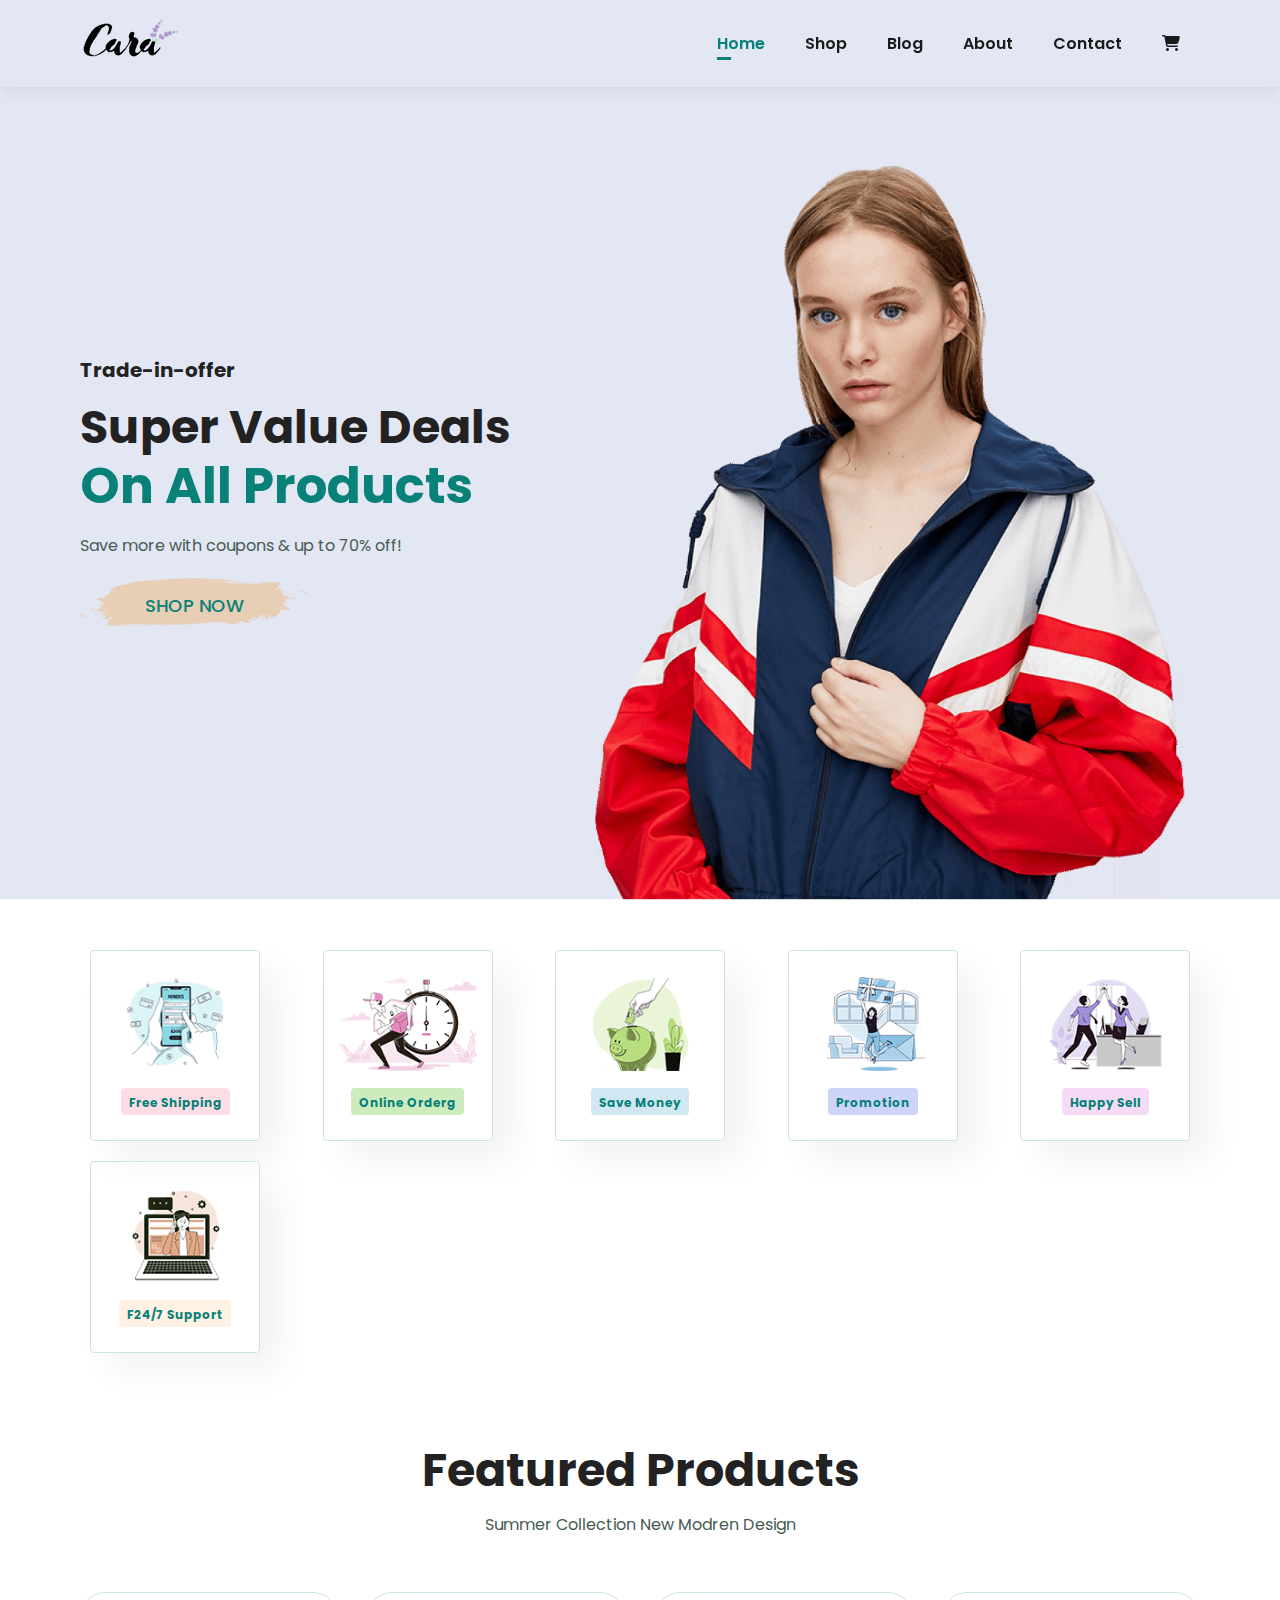
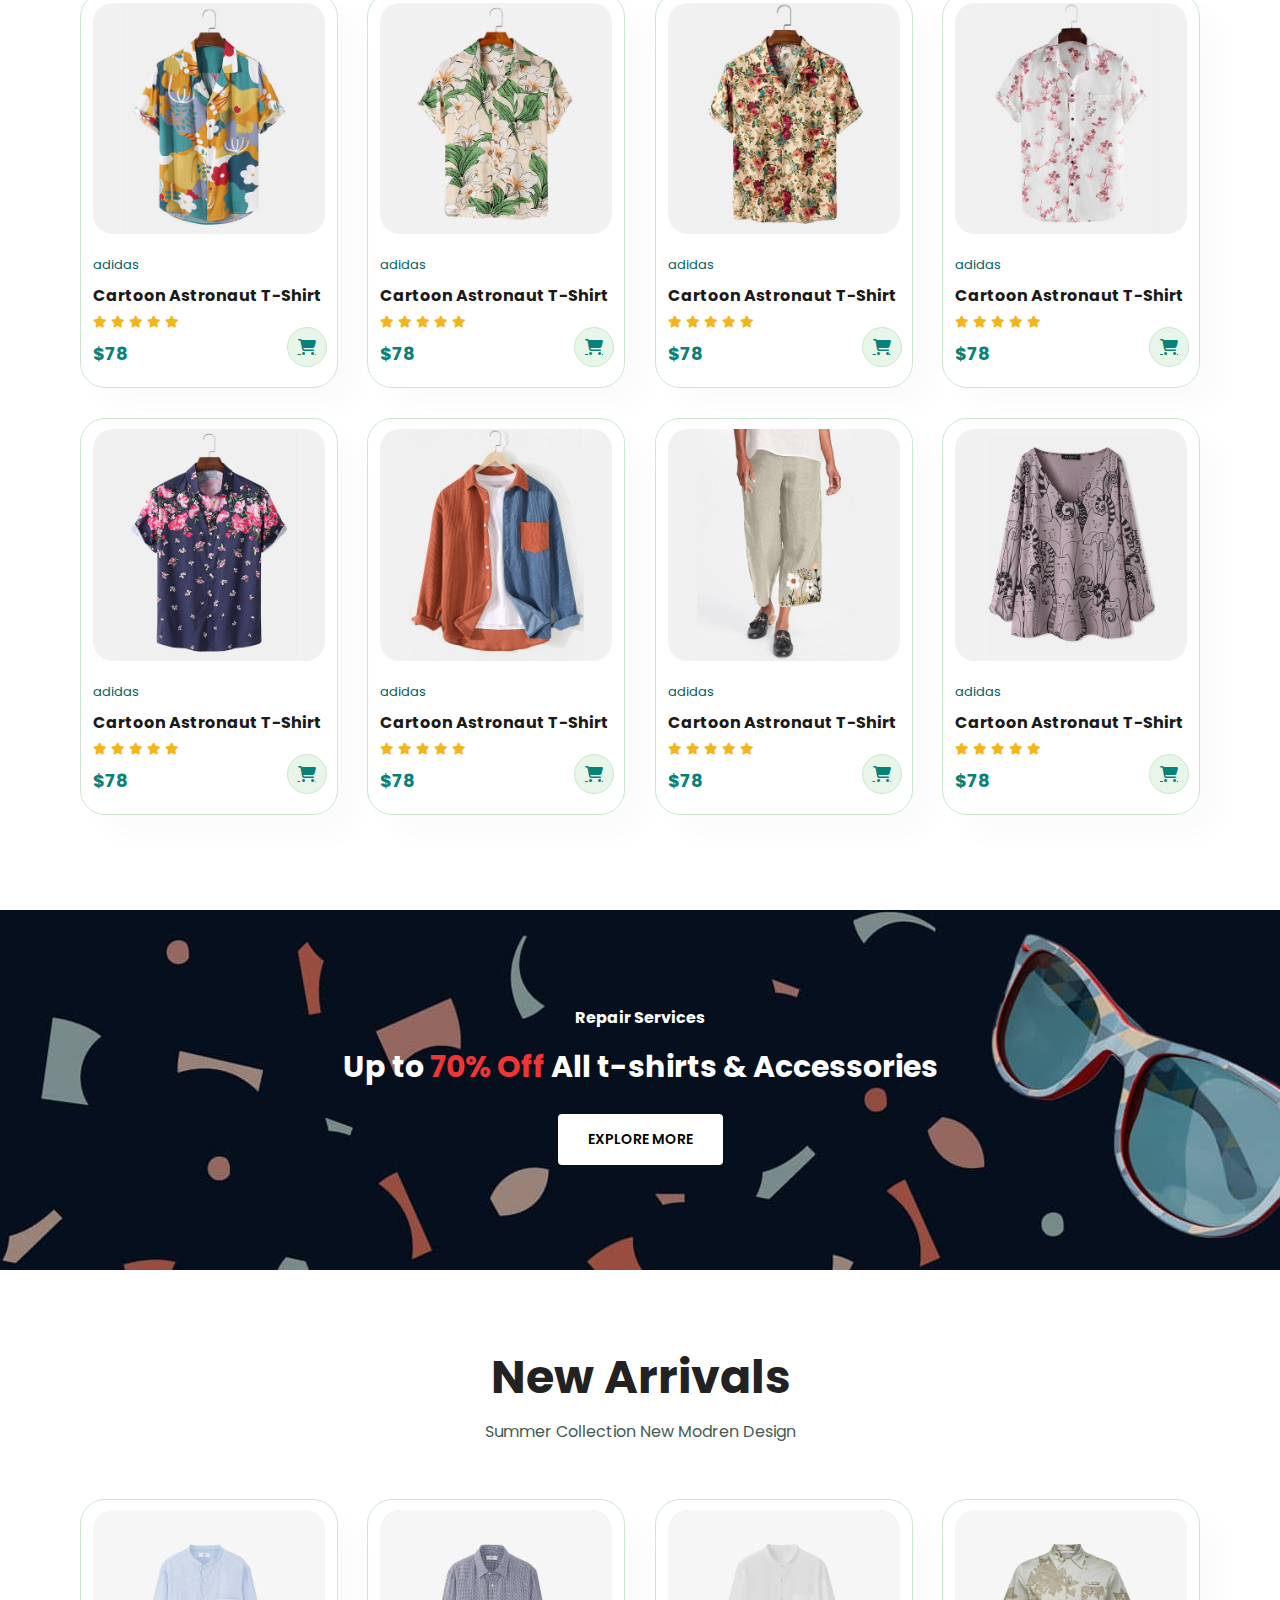
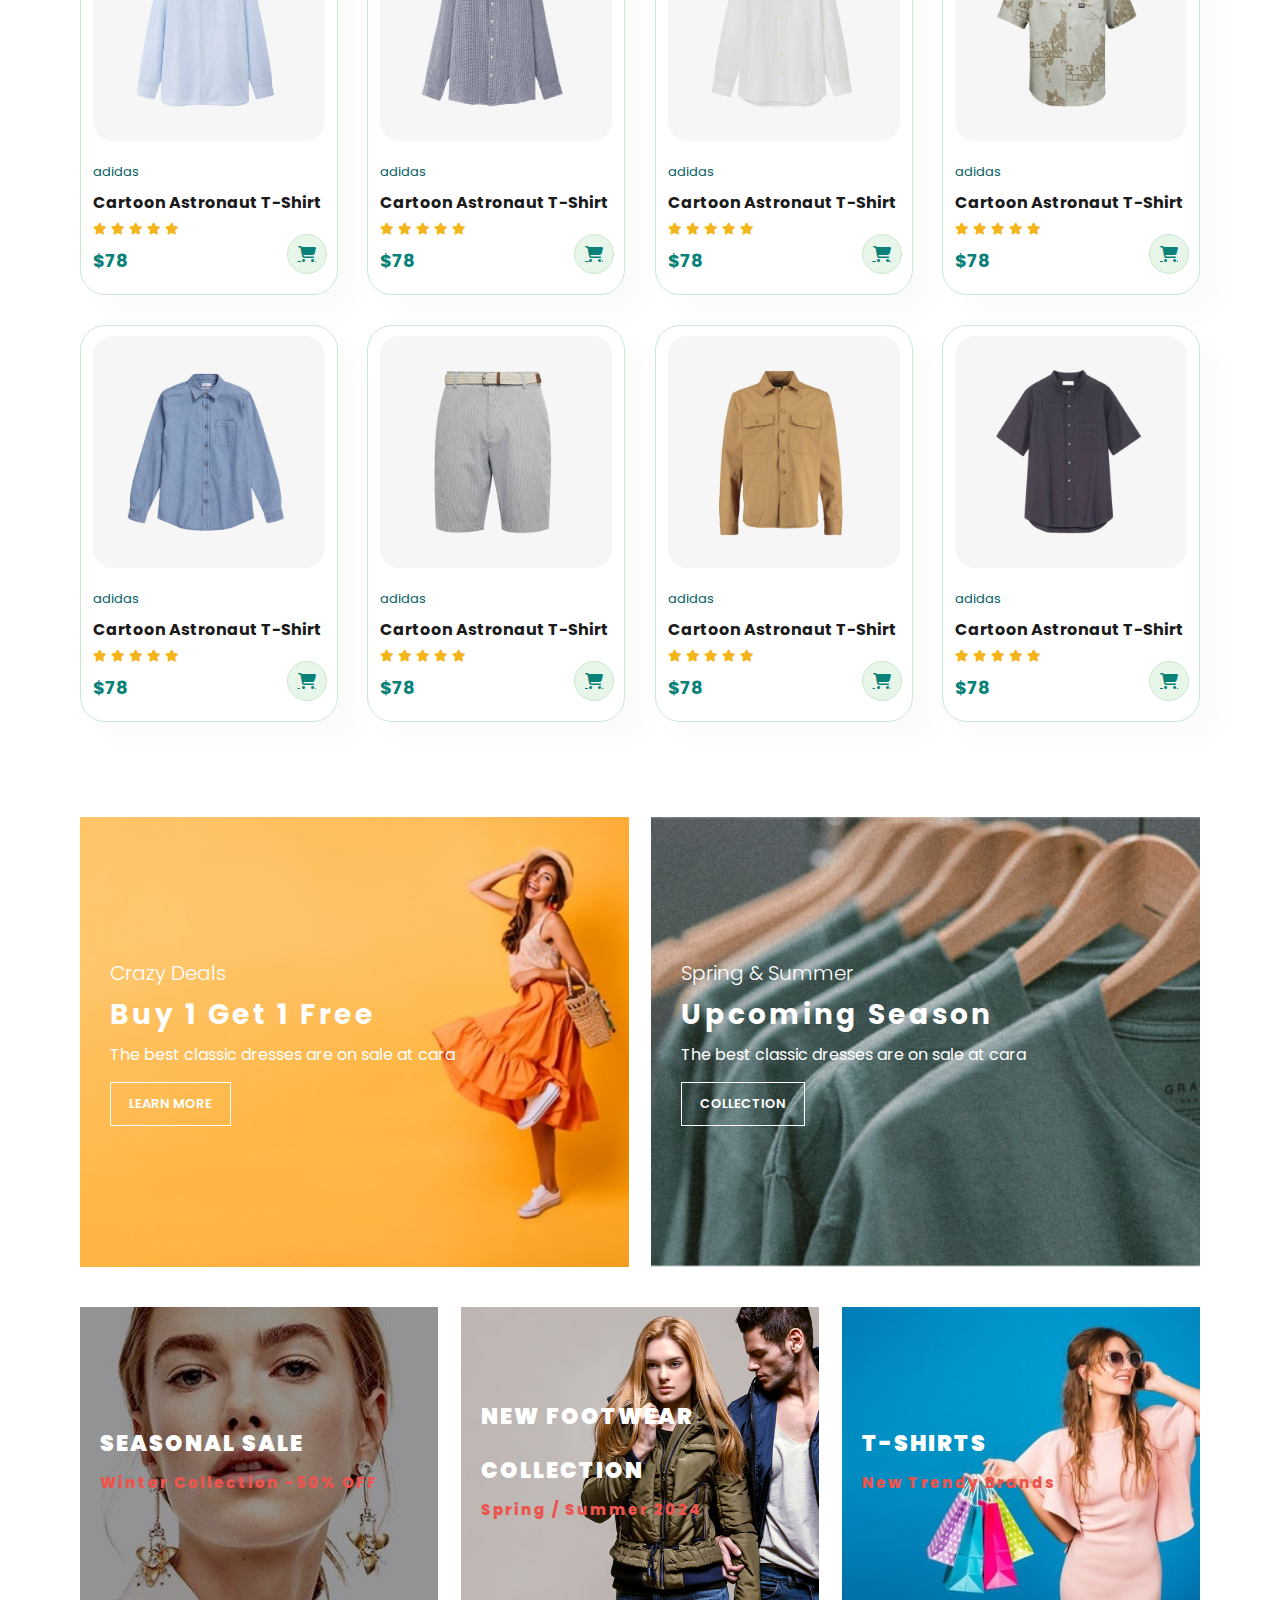
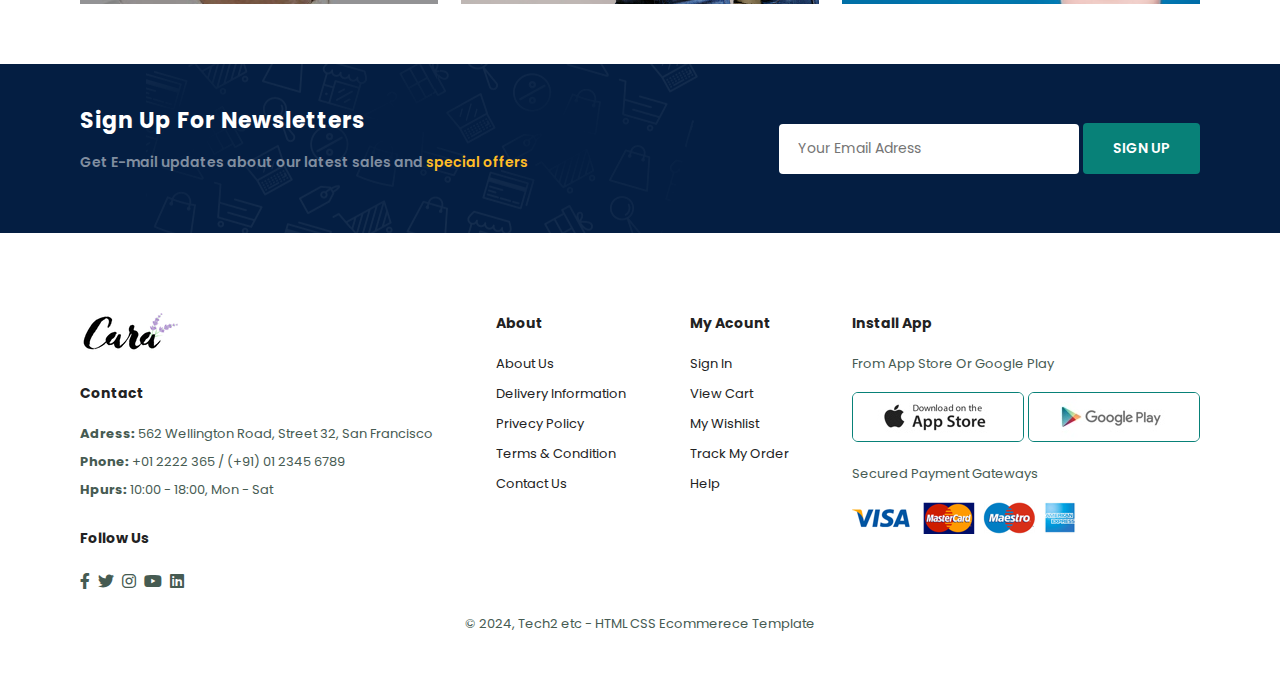
<file: index.html>
<!DOCTYPE html>
<html lang="en">
<head>
    <meta charset="UTF-8">
    <meta name="viewport" content="width=device-width, initial-scale=1.0">
    <title>Ecommerce Website</title>
    <link rel="stylesheet" href="css/style.css">
    <link rel="stylesheet" href="css/all.min.css">
    <link rel="preconnect" href="https://fonts.googleapis.com">
<link rel="preconnect" href="https://fonts.gstatic.com" crossorigin>
<link href="https://fonts.googleapis.com/css2?family=Poppins:ital,wght@0,100;0,200;0,300;0,400;0,500;0,600;0,700;0,800;0,900;1,100;1,200;1,300;1,400;1,500;1,600;1,700;1,800;1,900&display=swap" rel="stylesheet">
</head>
<body>
    <section id="header">
        <a href="#"><img src="images/logo.png" class="logo" alt=""></a>
        <div>
            <ul id="navbar">
                <li><a href="index.html" class="active">Home</a></li>
                <li><a href="shop.html">Shop</a></li>
                <li><a href="blog.html">Blog</a></li>
                <li><a href="about.html">About</a></li>
                <li><a href="contact.html">Contact</a></li>
                <li id="lg-bag"><a href="cart.html"><i class="fa-solid fa-cart-shopping"></i></a></li>
                <a href="#" id="close"><i class="fas fa-times"></i></a>
            </ul>
        </div>
        <div id="mobile">
            <a href="cart.html"><i class="fa-solid fa-cart-shopping"></i></a>
            <i id="bar" class="fas fa-outdent"></i>
        </div>
    </section>
    <section id="hero">
        <h4>Trade-in-offer</h4>
        <h2>Super Value Deals</h2>
        <h1>On All Products</h1>
        <p>Save more with coupons & up to 70% off!</p>
        <button>SHOP NOW</button>
    </section>
    <section id="feature" class="section-p1">
        <div class="fe-box">
            <img src="images/features/f1.png" alt="">
            <h6>Free Shipping</h6>
        </div>
        <div class="fe-box">
            <img src="images/features/f2.png" alt="">
            <h6>Online Orderg</h6>
        </div>
        <div class="fe-box">
            <img src="images/features/f3.png" alt="">
            <h6>Save Money</h6>
        </div>
        <div class="fe-box">
            <img src="images/features/f4.png" alt="">
            <h6>Promotion</h6>
        </div>
        <div class="fe-box">
            <img src="images/features/f5.png" alt="">
            <h6>Happy Sell</h6>
        </div>
        <div class="fe-box">
            <img src="images/features/f6.png" alt="">
            <h6>F24/7 Support</h6>
        </div>
    </section>
    <section id="product1" class="section-p1">
        <h2>Featured Products</h2>
        <p>Summer Collection New Modren Design</p>
        <div class="pro-container">
            <div class="pro">
                <img src="images/products/f1.jpg" alt="">
                <div class="des">
                    <span>adidas</span>
                    <h5>Cartoon Astronaut T-Shirt</h5>
                    <div class="star">
                        <i class="fas fa-star"></i>
                        <i class="fas fa-star"></i>
                        <i class="fas fa-star"></i>
                        <i class="fas fa-star"></i>
                        <i class="fas fa-star"></i>
                    </div>
                    <h4>$78</h4>
                </div>
                <a href="#" class="cart"><i class="fa-solid fa-cart-shopping"></i></a>
            </div>
            <div class="pro">
                <img src="images/products/f2.jpg" alt="">
                <div class="des">
                    <span>adidas</span>
                    <h5>Cartoon Astronaut T-Shirt</h5>
                    <div class="star">
                        <i class="fas fa-star"></i>
                        <i class="fas fa-star"></i>
                        <i class="fas fa-star"></i>
                        <i class="fas fa-star"></i>
                        <i class="fas fa-star"></i>
                    </div>
                    <h4>$78</h4>
                </div>
                <a href="#" class="cart"><i class="fa-solid fa-cart-shopping"></i></a>
            </div>
            <div class="pro">
                <img src="images/products/f3.jpg" alt="">
                <div class="des">
                    <span>adidas</span>
                    <h5>Cartoon Astronaut T-Shirt</h5>
                    <div class="star">
                        <i class="fas fa-star"></i>
                        <i class="fas fa-star"></i>
                        <i class="fas fa-star"></i>
                        <i class="fas fa-star"></i>
                        <i class="fas fa-star"></i>
                    </div>
                    <h4>$78</h4>
                </div>
                <a href="#" class="cart"><i class="fa-solid fa-cart-shopping"></i></a>
            </div>
            <div class="pro">
                <img src="images/products/f4.jpg" alt="">
                <div class="des">
                    <span>adidas</span>
                    <h5>Cartoon Astronaut T-Shirt</h5>
                    <div class="star">
                        <i class="fas fa-star"></i>
                        <i class="fas fa-star"></i>
                        <i class="fas fa-star"></i>
                        <i class="fas fa-star"></i>
                        <i class="fas fa-star"></i>
                    </div>
                    <h4>$78</h4>
                </div>
                <a href="#" class="cart"><i class="fa-solid fa-cart-shopping"></i></a>
            </div>
            <div class="pro">
                <img src="images/products/f5.jpg" alt="">
                <div class="des">
                    <span>adidas</span>
                    <h5>Cartoon Astronaut T-Shirt</h5>
                    <div class="star">
                        <i class="fas fa-star"></i>
                        <i class="fas fa-star"></i>
                        <i class="fas fa-star"></i>
                        <i class="fas fa-star"></i>
                        <i class="fas fa-star"></i>
                    </div>
                    <h4>$78</h4>
                </div>
                <a href="#" class="cart"><i class="fa-solid fa-cart-shopping"></i></a>
            </div>
            <div class="pro">
                <img src="images/products/f6.jpg" alt="">
                <div class="des">
                    <span>adidas</span>
                    <h5>Cartoon Astronaut T-Shirt</h5>
                    <div class="star">
                        <i class="fas fa-star"></i>
                        <i class="fas fa-star"></i>
                        <i class="fas fa-star"></i>
                        <i class="fas fa-star"></i>
                        <i class="fas fa-star"></i>
                    </div>
                    <h4>$78</h4>
                </div>
                <a href="#" class="cart"><i class="fa-solid fa-cart-shopping"></i></a>
            </div>
            <div class="pro">
                <img src="images/products/f7.jpg" alt="">
                <div class="des">
                    <span>adidas</span>
                    <h5>Cartoon Astronaut T-Shirt</h5>
                    <div class="star">
                        <i class="fas fa-star"></i>
                        <i class="fas fa-star"></i>
                        <i class="fas fa-star"></i>
                        <i class="fas fa-star"></i>
                        <i class="fas fa-star"></i>
                    </div>
                    <h4>$78</h4>
                </div>
                <a href="#" class="cart"><i class="fa-solid fa-cart-shopping"></i></a>
            </div>
            <div class="pro">
                <img src="images/products/f8.jpg" alt="">
                <div class="des">
                    <span>adidas</span>
                    <h5>Cartoon Astronaut T-Shirt</h5>
                    <div class="star">
                        <i class="fas fa-star"></i>
                        <i class="fas fa-star"></i>
                        <i class="fas fa-star"></i>
                        <i class="fas fa-star"></i>
                        <i class="fas fa-star"></i>
                    </div>
                    <h4>$78</h4>
                </div>
                <a href="#" class="cart"><i class="fa-solid fa-cart-shopping"></i></a>
            </div>
        </div>
    </section>
    <section id="banner" class="section-m1">
        <h4>Repair Services</h4>
        <h2>Up to <span>70% Off</span> All t-shirts & Accessories</h2>
        <button class="normal">Explore more</button>
    </section>
    <section id="product1" class="section-p1">
        <h2>New Arrivals</h2>
        <p>Summer Collection New Modren Design</p>
        <div class="pro-container">
            <div class="pro">
                <img src="images/products/n1.jpg" alt="">
                <div class="des">
                    <span>adidas</span>
                    <h5>Cartoon Astronaut T-Shirt</h5>
                    <div class="star">
                        <i class="fas fa-star"></i>
                        <i class="fas fa-star"></i>
                        <i class="fas fa-star"></i>
                        <i class="fas fa-star"></i>
                        <i class="fas fa-star"></i>
                    </div>
                    <h4>$78</h4>
                </div>
                <a href="#" class="cart"><i class="fa-solid fa-cart-shopping"></i></a>
            </div>
            <div class="pro">
                <img src="images/products/n2.jpg" alt="">
                <div class="des">
                    <span>adidas</span>
                    <h5>Cartoon Astronaut T-Shirt</h5>
                    <div class="star">
                        <i class="fas fa-star"></i>
                        <i class="fas fa-star"></i>
                        <i class="fas fa-star"></i>
                        <i class="fas fa-star"></i>
                        <i class="fas fa-star"></i>
                    </div>
                    <h4>$78</h4>
                </div>
                <a href="#" class="cart"><i class="fa-solid fa-cart-shopping"></i></a>
            </div>
            <div class="pro">
                <img src="images/products/n3.jpg" alt="">
                <div class="des">
                    <span>adidas</span>
                    <h5>Cartoon Astronaut T-Shirt</h5>
                    <div class="star">
                        <i class="fas fa-star"></i>
                        <i class="fas fa-star"></i>
                        <i class="fas fa-star"></i>
                        <i class="fas fa-star"></i>
                        <i class="fas fa-star"></i>
                    </div>
                    <h4>$78</h4>
                </div>
                <a href="#" class="cart"><i class="fa-solid fa-cart-shopping"></i></a>
            </div>
            <div class="pro">
                <img src="images/products/n4.jpg" alt="">
                <div class="des">
                    <span>adidas</span>
                    <h5>Cartoon Astronaut T-Shirt</h5>
                    <div class="star">
                        <i class="fas fa-star"></i>
                        <i class="fas fa-star"></i>
                        <i class="fas fa-star"></i>
                        <i class="fas fa-star"></i>
                        <i class="fas fa-star"></i>
                    </div>
                    <h4>$78</h4>
                </div>
                <a href="#" class="cart"><i class="fa-solid fa-cart-shopping"></i></a>
            </div>
            <div class="pro">
                <img src="images/products/n5.jpg" alt="">
                <div class="des">
                    <span>adidas</span>
                    <h5>Cartoon Astronaut T-Shirt</h5>
                    <div class="star">
                        <i class="fas fa-star"></i>
                        <i class="fas fa-star"></i>
                        <i class="fas fa-star"></i>
                        <i class="fas fa-star"></i>
                        <i class="fas fa-star"></i>
                    </div>
                    <h4>$78</h4>
                </div>
                <a href="#" class="cart"><i class="fa-solid fa-cart-shopping"></i></a>
            </div>
            <div class="pro">
                <img src="images/products/n6.jpg" alt="">
                <div class="des">
                    <span>adidas</span>
                    <h5>Cartoon Astronaut T-Shirt</h5>
                    <div class="star">
                        <i class="fas fa-star"></i>
                        <i class="fas fa-star"></i>
                        <i class="fas fa-star"></i>
                        <i class="fas fa-star"></i>
                        <i class="fas fa-star"></i>
                    </div>
                    <h4>$78</h4>
                </div>
                <a href="#" class="cart"><i class="fa-solid fa-cart-shopping"></i></a>
            </div>
            <div class="pro">
                <img src="images/products/n7.jpg" alt="">
                <div class="des">
                    <span>adidas</span>
                    <h5>Cartoon Astronaut T-Shirt</h5>
                    <div class="star">
                        <i class="fas fa-star"></i>
                        <i class="fas fa-star"></i>
                        <i class="fas fa-star"></i>
                        <i class="fas fa-star"></i>
                        <i class="fas fa-star"></i>
                    </div>
                    <h4>$78</h4>
                </div>
                <a href="#" class="cart"><i class="fa-solid fa-cart-shopping"></i></a>
            </div>
            <div class="pro">
                <img src="images/products/n8.jpg" alt="">
                <div class="des">
                    <span>adidas</span>
                    <h5>Cartoon Astronaut T-Shirt</h5>
                    <div class="star">
                        <i class="fas fa-star"></i>
                        <i class="fas fa-star"></i>
                        <i class="fas fa-star"></i>
                        <i class="fas fa-star"></i>
                        <i class="fas fa-star"></i>
                    </div>
                    <h4>$78</h4>
                </div>
                <a href="#" class="cart"><i class="fa-solid fa-cart-shopping"></i></a>
            </div>
        </div>
    </section>
    <section id="sm-banner" class="section-p1">
        <div class="banner-box">
            <h4>Crazy Deals</h4>
            <h2>Buy 1 Get 1 Free</h2>
            <span>The best classic dresses are on sale at cara</span>
            <button  class="white">Learn More</button>
        </div>
        <div class="banner-box banner-box2">
            <h4>Spring & Summer</h4>
            <h2>Upcoming Season</h2>
            <span>The best classic dresses are on sale at cara</span>
            <button class="white">Collection</button>
        </div>
    </section>
    <section id="banner3">
        <div class="banner-box">
            <h2>SEASONAL SALE</h2>
            <h3>Winter Collection -50% OFF</h3>
        </div>
        <div class="banner-box banner-box2">
            <h2>NEW FOOTWEAR COLLECTION</h2>
            <h3>Spring / Summer 2024</h3>
        </div>
        <div class="banner-box banner-box3">
            <h2>T-SHIRTS</h2>
            <h3>New Trendy Brands</h3>
        </div>

    </section>
    <section id="newsletter" class="section-p1 section-m1">
        <div class="newstext">
            <h4>Sign Up For Newsletters</h4>
            <p>Get E-mail updates about our latest sales and <span>special offers</span> </p>
        </div>
        <div class="form">
            <input type="text" placeholder="Your Email Adress">
            <button class="normal">Sign Up</button>
        </div>
    </section>

    <section id="footer" class="section-p1">
        <div class="col">
            <img class="logo" src="images/logo.png" alt="">
            <h4>Contact</h4>
            <p> <strong>Adress: </strong>562 Wellington Road, Street 32, San Francisco</p>
            <p> <strong>Phone: </strong>+01 2222 365 / (+91) 01 2345 6789</p>
            <p> <strong>Hpurs: </strong>10:00 - 18:00, Mon - Sat</p>
            <div class="follow">
                <h4>Follow Us</h4>
                <div class="icon">
                    <i class="fab fa-facebook-f"></i>
                    <i class="fab fa-twitter"></i>
                    <i class="fab fa-instagram"></i>
                    <i class="fab fa-youtube"></i>
                    <i class="fab fa-linkedin"></i>
                </div>
            </div>
        </div>
        <div class="col">
            <h4>About</h4>
            <a href="#">About Us</a>
            <a href="#">Delivery Information</a>
            <a href="#">Privecy Policy</a>
            <a href="#">Terms & Condition</a>
            <a href="#">Contact Us</a>
        </div>
        <div class="col">
            <h4>My Acount</h4>
            <a href="#">Sign In</a>
            <a href="#">View Cart</a>
            <a href="#">My Wishlist</a>
            <a href="#">Track My Order</a>
            <a href="#">Help</a>
        </div>
        <div class="col install">
            <h4>Install App</h4>
            <p>From App Store Or Google Play</p>
            <div class="row">
                <img src="images/pay/app.jpg" alt="">
                <img src="images/pay/play.jpg" alt="">
            </div>
            <p>Secured Payment Gateways</p>
            <img src="images/pay/pay.png" alt="">
        </div>
        <div class="copyright">
            <p>&copy; 2024, Tech2 etc - HTML CSS Ecommerece Template</p>
        </div>
    </section>


<script src="js/main.js"></script>
</body>
</html>
</file>
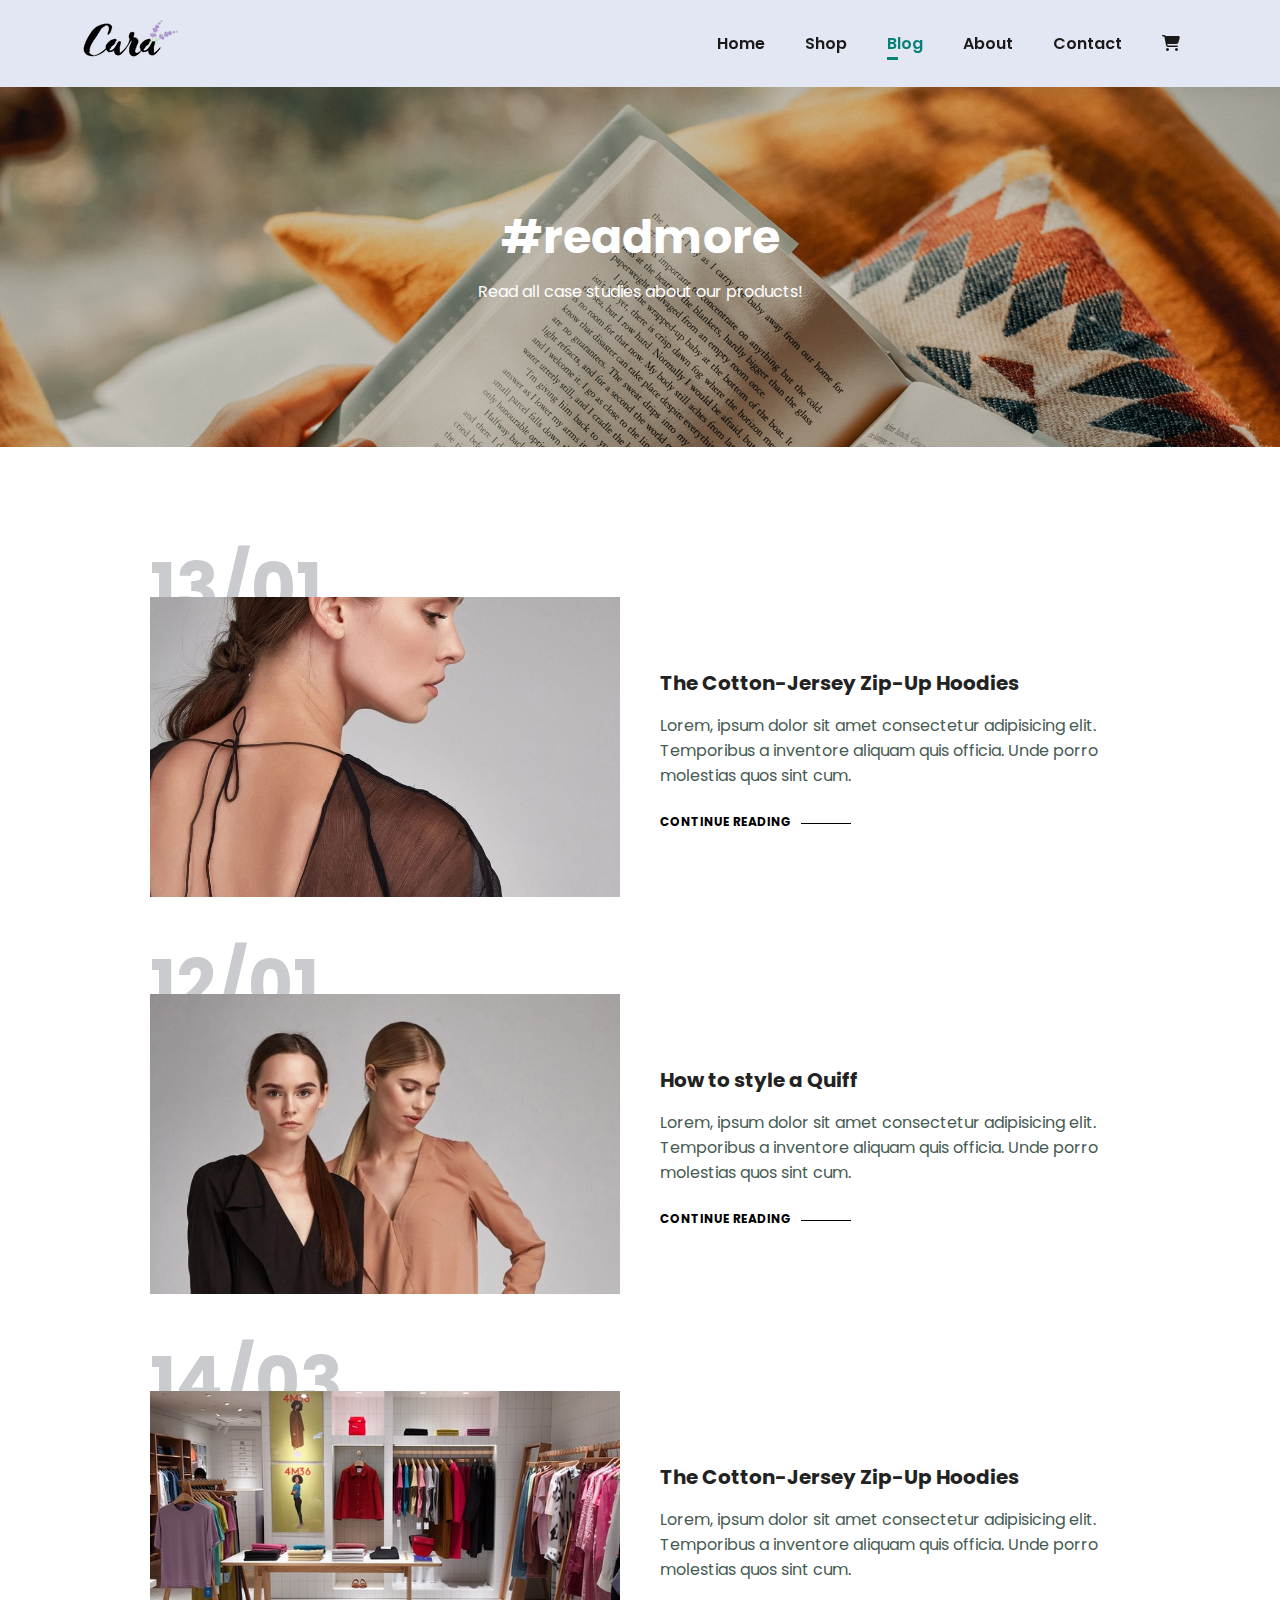
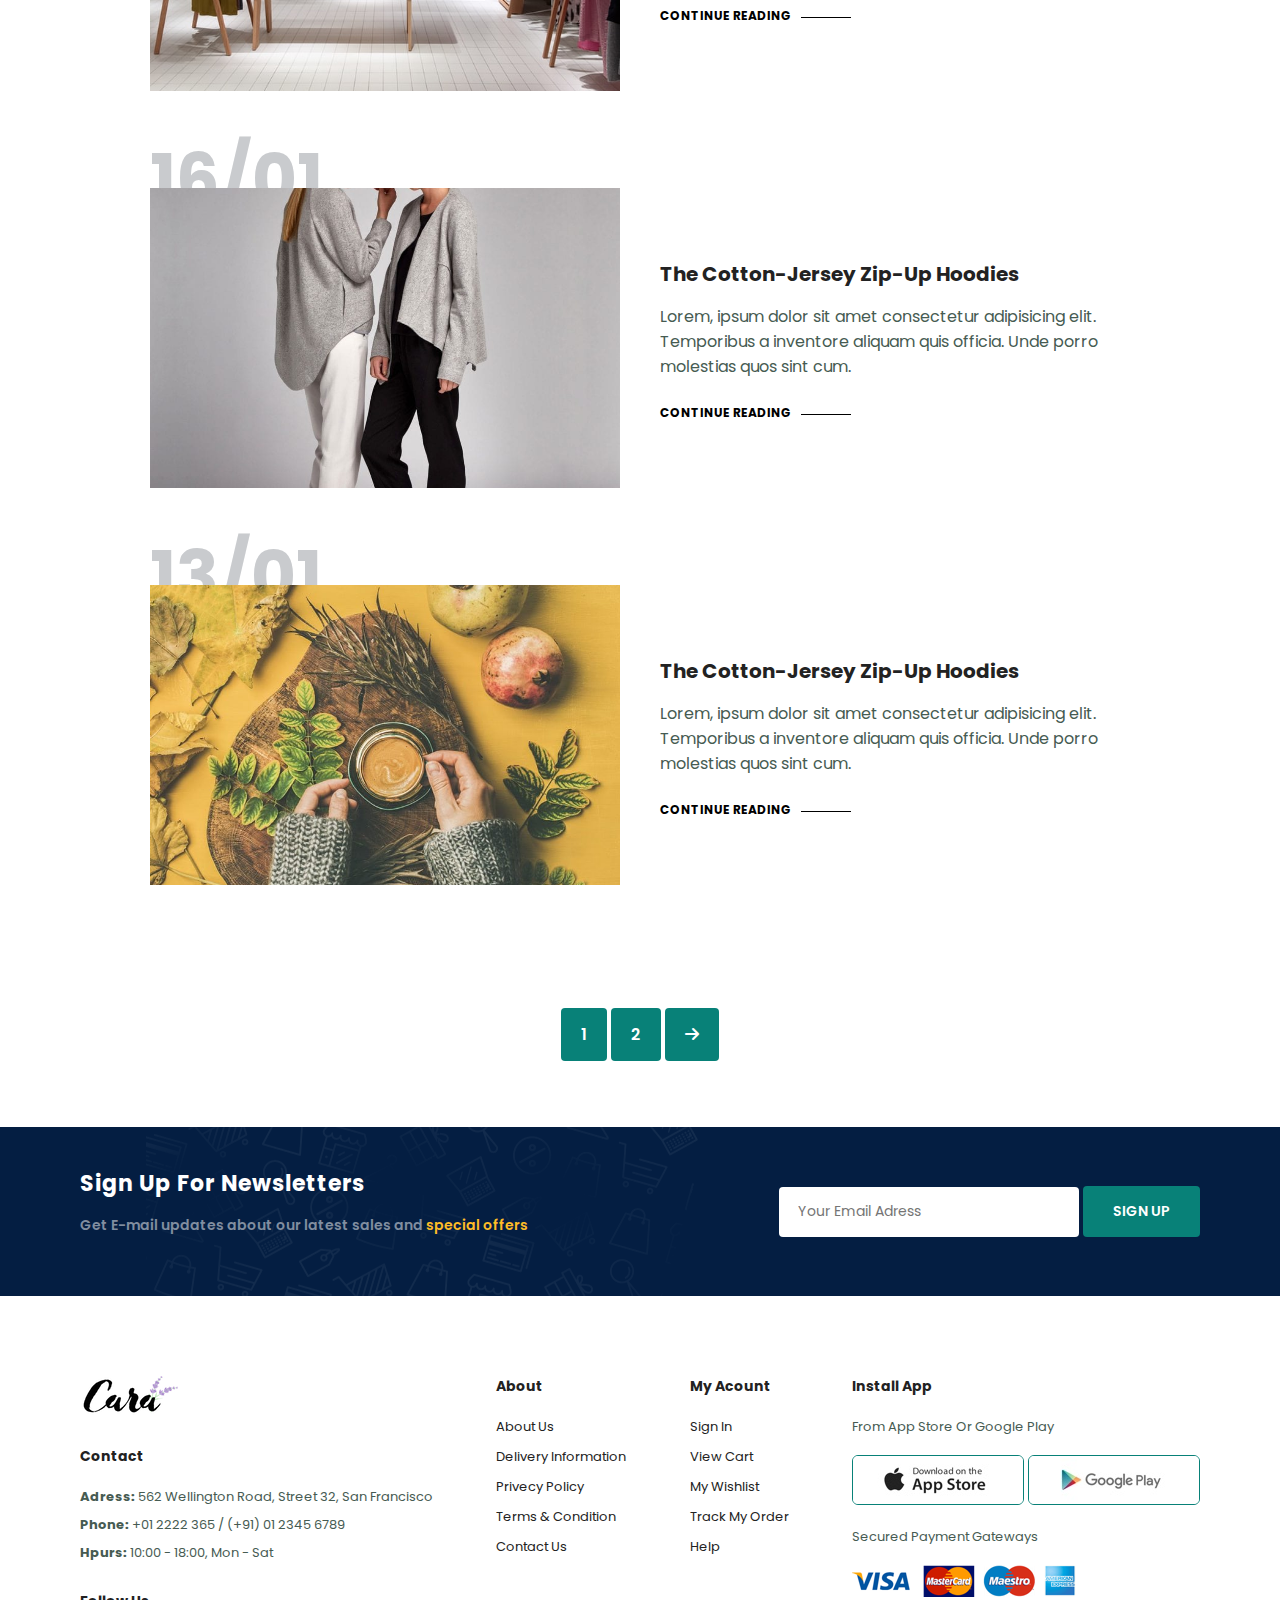
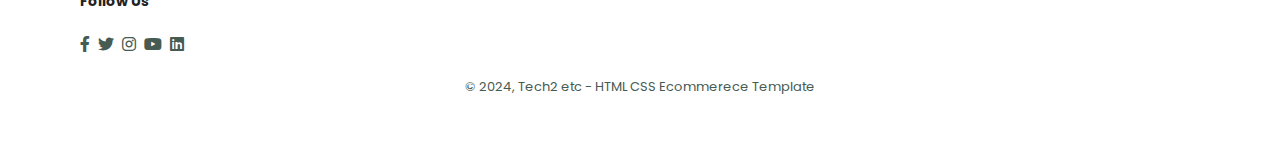
<file: blog.html>
<!DOCTYPE html>
<html lang="en">
<head>
    <meta charset="UTF-8">
    <meta name="viewport" content="width=device-width, initial-scale=1.0">
    <title>Ecommerce Website</title>
    <link rel="stylesheet" href="css/style.css">
    <link rel="stylesheet" href="css/all.min.css">
    <link rel="preconnect" href="https://fonts.googleapis.com">
<link rel="preconnect" href="https://fonts.gstatic.com" crossorigin>
<link href="https://fonts.googleapis.com/css2?family=Poppins:ital,wght@0,100;0,200;0,300;0,400;0,500;0,600;0,700;0,800;0,900;1,100;1,200;1,300;1,400;1,500;1,600;1,700;1,800;1,900&display=swap" rel="stylesheet">
</head>
<body>
    <section id="header">
        <a href="#"><img src="images/logo.png" class="logo" alt=""></a>
        <div>
            <ul id="navbar">
                <li><a href="index.html">Home</a></li>
                <li><a href="shop.html">Shop</a></li>
                <li><a  class="active" href="blog.html">Blog</a></li>
                <li><a href="about.html">About</a></li>
                <li><a href="contact.html">Contact</a></li>
                <li id="lg-bag"><a href="cart.html"><i class="fa-solid fa-cart-shopping"></i></a></li>
                <a href="#" id="close"><i class="fas fa-times"></i></a>
            </ul>
        </div>
        <div id="mobile">
            <a href="cart.html"><i class="fa-solid fa-cart-shopping"></i></a>
            <i id="bar" class="fas fa-outdent"></i>
        </div>
    </section>
    <section id="page-header" class="blog-header">
        <h2>#readmore</h2>
        <p>Read all case studies about our products!</p>
    </section>
    <section id="blog">
        <div class="blog-box">
            <div class="blog-img">
                <img src="images/blog/b1.jpg" alt="">
            </div>
            <div class="blog-details">
                <h4>The Cotton-Jersey Zip-Up Hoodies</h4>
                <p>Lorem, ipsum dolor sit amet consectetur adipisicing elit. Temporibus a inventore aliquam quis officia. Unde porro molestias quos sint cum.</p>
                <a href="#">Continue Reading</a>
            </div>
            <h1>13/01</h1>
        </div>
        <div class="blog-box">
            <div class="blog-img">
                <img src="images/blog/b2.jpg" alt="">
            </div>
            <div class="blog-details">
                <h4>How to style a Quiff</h4>
                <p>Lorem, ipsum dolor sit amet consectetur adipisicing elit. Temporibus a inventore aliquam quis officia. Unde porro molestias quos sint cum.</p>
                <a href="#">Continue Reading</a>
            </div>
            <h1>12/01</h1>
        </div>
        <div class="blog-box">
            <div class="blog-img">
                <img src="images/blog/b3.jpg" alt="">
            </div>
            <div class="blog-details">
                <h4>The Cotton-Jersey Zip-Up Hoodies</h4>
                <p>Lorem, ipsum dolor sit amet consectetur adipisicing elit. Temporibus a inventore aliquam quis officia. Unde porro molestias quos sint cum.</p>
                <a href="#">Continue Reading</a>
            </div>
            <h1>14/03</h1>
        </div>
        <div class="blog-box">
            <div class="blog-img">
                <img src="images/blog/b4.jpg" alt="">
            </div>
            <div class="blog-details">
                <h4>The Cotton-Jersey Zip-Up Hoodies</h4>
                <p>Lorem, ipsum dolor sit amet consectetur adipisicing elit. Temporibus a inventore aliquam quis officia. Unde porro molestias quos sint cum.</p>
                <a href="#">Continue Reading</a>
            </div>
            <h1>16/01</h1>
        </div>
        <div class="blog-box">
            <div class="blog-img">
                <img src="images/blog/b6.jpg" alt="">
            </div>
            <div class="blog-details">
                <h4>The Cotton-Jersey Zip-Up Hoodies</h4>
                <p>Lorem, ipsum dolor sit amet consectetur adipisicing elit. Temporibus a inventore aliquam quis officia. Unde porro molestias quos sint cum.</p>
                <a href="#">Continue Reading</a>
            </div>
            <h1>13/01</h1>
        </div>
    </section>
    <section id="pagination" class="section-p1">
        <a href="#">1</a>
        <a href="#">2</a>
        <a href="#"><i class="fa-solid fa-arrow-right"></i></a>
    </section>
    <section id="newsletter" class="section-p1 section-m1">
        <div class="newstext">
            <h4>Sign Up For Newsletters</h4>
            <p>Get E-mail updates about our latest sales and <span>special offers</span> </p>
        </div>
        <div class="form">
            <input type="text" placeholder="Your Email Adress">
            <button class="normal">Sign Up</button>
        </div>
    </section>
    <section id="footer" class="section-p1">
        <div class="col">
            <img class="logo" src="images/logo.png" alt="">
            <h4>Contact</h4>
            <p> <strong>Adress: </strong>562 Wellington Road, Street 32, San Francisco</p>
            <p> <strong>Phone: </strong>+01 2222 365 / (+91) 01 2345 6789</p>
            <p> <strong>Hpurs: </strong>10:00 - 18:00, Mon - Sat</p>
            <div class="follow">
                <h4>Follow Us</h4>
                <div class="icon">
                    <i class="fab fa-facebook-f"></i>
                    <i class="fab fa-twitter"></i>
                    <i class="fab fa-instagram"></i>
                    <i class="fab fa-youtube"></i>
                    <i class="fab fa-linkedin"></i>
                </div>
            </div>
        </div>
        <div class="col">
            <h4>About</h4>
            <a href="#">About Us</a>
            <a href="#">Delivery Information</a>
            <a href="#">Privecy Policy</a>
            <a href="#">Terms & Condition</a>
            <a href="#">Contact Us</a>
        </div>
        <div class="col">
            <h4>My Acount</h4>
            <a href="#">Sign In</a>
            <a href="#">View Cart</a>
            <a href="#">My Wishlist</a>
            <a href="#">Track My Order</a>
            <a href="#">Help</a>
        </div>
        <div class="col install">
            <h4>Install App</h4>
            <p>From App Store Or Google Play</p>
            <div class="row">
                <img src="images/pay/app.jpg" alt="">
                <img src="images/pay/play.jpg" alt="">
            </div>
            <p>Secured Payment Gateways</p>
            <img src="images/pay/pay.png" alt="">
        </div>
        <div class="copyright">
            <p>&copy; 2024, Tech2 etc - HTML CSS Ecommerece Template</p>
        </div>
    </section>


<script src="js/main.js"></script>
</body>
</html>
</file>
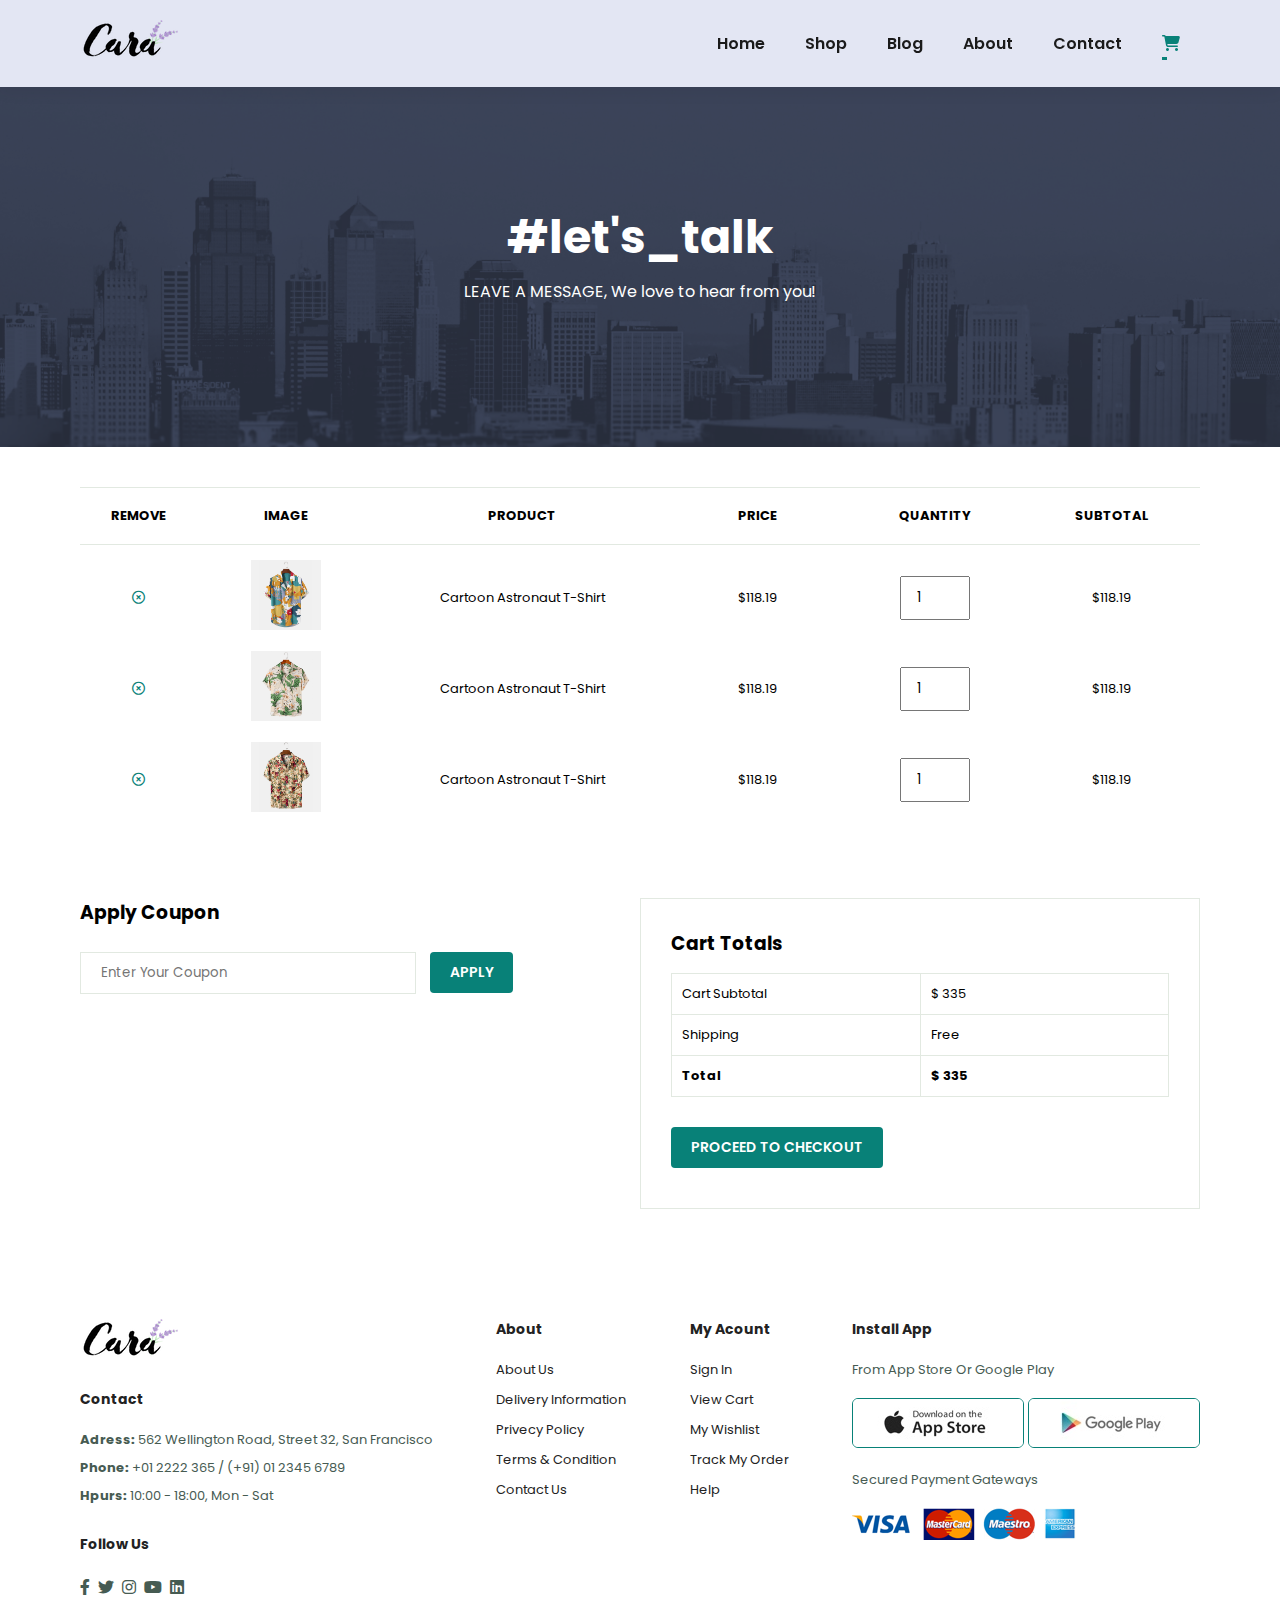
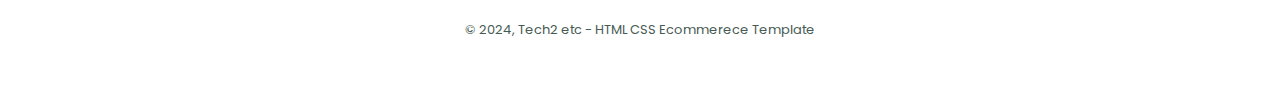
<file: cart.html>
<!DOCTYPE html>
<html lang="en">
<head>
    <meta charset="UTF-8">
    <meta name="viewport" content="width=device-width, initial-scale=1.0">
    <title>Ecommerce Website</title>
    <link rel="stylesheet" href="css/style.css">
    <link rel="stylesheet" href="css/all.min.css">
    <link rel="preconnect" href="https://fonts.googleapis.com">
<link rel="preconnect" href="https://fonts.gstatic.com" crossorigin>
<link href="https://fonts.googleapis.com/css2?family=Poppins:ital,wght@0,100;0,200;0,300;0,400;0,500;0,600;0,700;0,800;0,900;1,100;1,200;1,300;1,400;1,500;1,600;1,700;1,800;1,900&display=swap" rel="stylesheet">
</head>
<body>
    <section id="header">
        <a href="#"><img src="images/logo.png" class="logo" alt=""></a>
        <div>
            <ul id="navbar">
                <li><a href="index.html">Home</a></li>
                <li><a href="shop.html">Shop</a></li>
                <li><a href="blog.html">Blog</a></li>
                <li><a href="about.html">About</a></li>
                <li><a href="contact.html">Contact</a></li>
                <li id="lg-bag"><a   class="active" href="cart.html"><i class="fa-solid fa-cart-shopping"></i></a></li>
                <a href="#" id="close"><i class="fas fa-times"></i></a>
            </ul>
        </div>
        <div id="mobile">
            <a href="cart.html"><i class="fa-solid fa-cart-shopping"></i></a>
            <i id="bar" class="fas fa-outdent"></i>
        </div>
    </section>
    <section id="page-header" class="contact-header">
        <h2>#let's_talk</h2>
        <p>LEAVE A MESSAGE, We love to hear from you!</p>
    </section>
    <section id="cart" class="section-p1">
        <table width="100%">
            <thead>
                <tr>
                    <td>REMOVE</td>
                    <td>IMAGE</td>
                    <td>PRODUCT</td>
                    <td>PRICE</td>
                    <td>QUANTITY</td>
                    <td>SUBTOTAL</td>
                </tr>
                
            </thead>
            <tbody>
                <tr>
                    <td><a href="#"><i class="fa-sharp fa-regular fa-circle-xmark"></i></a></td>
                    <td><img src="images/products/f1.jpg" alt=""></td>
                    <td>Cartoon Astronaut T-Shirt</td>
                    <td>$118.19</td>
                    <td><input type="number" value="1"></td>
                    <td>$118.19</td>
                </tr>
                <tr>
                    <td><a href="#"><i class="fa-sharp fa-regular fa-circle-xmark"></i></a></td>
                    <td><img src="images/products/f2.jpg" alt=""></td>
                    <td>Cartoon Astronaut T-Shirt</td>
                    <td>$118.19</td>
                    <td><input type="number" value="1"></td>
                    <td>$118.19</td>
                </tr>
                <tr>
                    <td><a href="#"><i class="fa-sharp fa-regular fa-circle-xmark"></i></a></td>
                    <td><img src="images/products/f3.jpg" alt=""></td>
                    <td>Cartoon Astronaut T-Shirt</td>
                    <td>$118.19</td>
                    <td><input type="number" value="1"></td>
                    <td>$118.19</td>
                </tr>
            </tbody>
        </table>
    </section>
    <section id="cart-add" class="section-p1">
        <div id="coupon">
            <h3>Apply Coupon</h3>
            <div>
                <input type="text" placeholder="Enter Your Coupon">
                <button class="normal">Apply</button>
            </div>
        </div>
        <div id="subtotal">
            <h3>Cart Totals </h3>
            <table>
                <tr>
                    <td>Cart Subtotal</td>
                    <td>$  335</td>
                </tr>
                <tr>
                    <td>Shipping</td>
                    <td>Free</td>
                </tr>
                <tr>
                    <td><strong>Total</strong></td>
                    <td><strong>$  335</strong></td>
                </tr>
            </table>
            <button class="normal">Proceed to checkout</button>
        </div>
    </section>
    <section id="footer" class="section-p1">
        <div class="col">
            <img class="logo" src="images/logo.png" alt="">
            <h4>Contact</h4>
            <p> <strong>Adress: </strong>562 Wellington Road, Street 32, San Francisco</p>
            <p> <strong>Phone: </strong>+01 2222 365 / (+91) 01 2345 6789</p>
            <p> <strong>Hpurs: </strong>10:00 - 18:00, Mon - Sat</p>
            <div class="follow">
                <h4>Follow Us</h4>
                <div class="icon">
                    <i class="fab fa-facebook-f"></i>
                    <i class="fab fa-twitter"></i>
                    <i class="fab fa-instagram"></i>
                    <i class="fab fa-youtube"></i>
                    <i class="fab fa-linkedin"></i>
                </div>
            </div>
        </div>
        <div class="col">
            <h4>About</h4>
            <a href="#">About Us</a>
            <a href="#">Delivery Information</a>
            <a href="#">Privecy Policy</a>
            <a href="#">Terms & Condition</a>
            <a href="#">Contact Us</a>
        </div>
        <div class="col">
            <h4>My Acount</h4>
            <a href="#">Sign In</a>
            <a href="#">View Cart</a>
            <a href="#">My Wishlist</a>
            <a href="#">Track My Order</a>
            <a href="#">Help</a>
        </div>
        <div class="col install">
            <h4>Install App</h4>
            <p>From App Store Or Google Play</p>
            <div class="row">
                <img src="images/pay/app.jpg" alt="">
                <img src="images/pay/play.jpg" alt="">
            </div>
            <p>Secured Payment Gateways</p>
            <img src="images/pay/pay.png" alt="">
        </div>
        <div class="copyright">
            <p>&copy; 2024, Tech2 etc - HTML CSS Ecommerece Template</p>
        </div>
    </section>


<script src="js/main.js"></script>
</body>
</html>
</file>
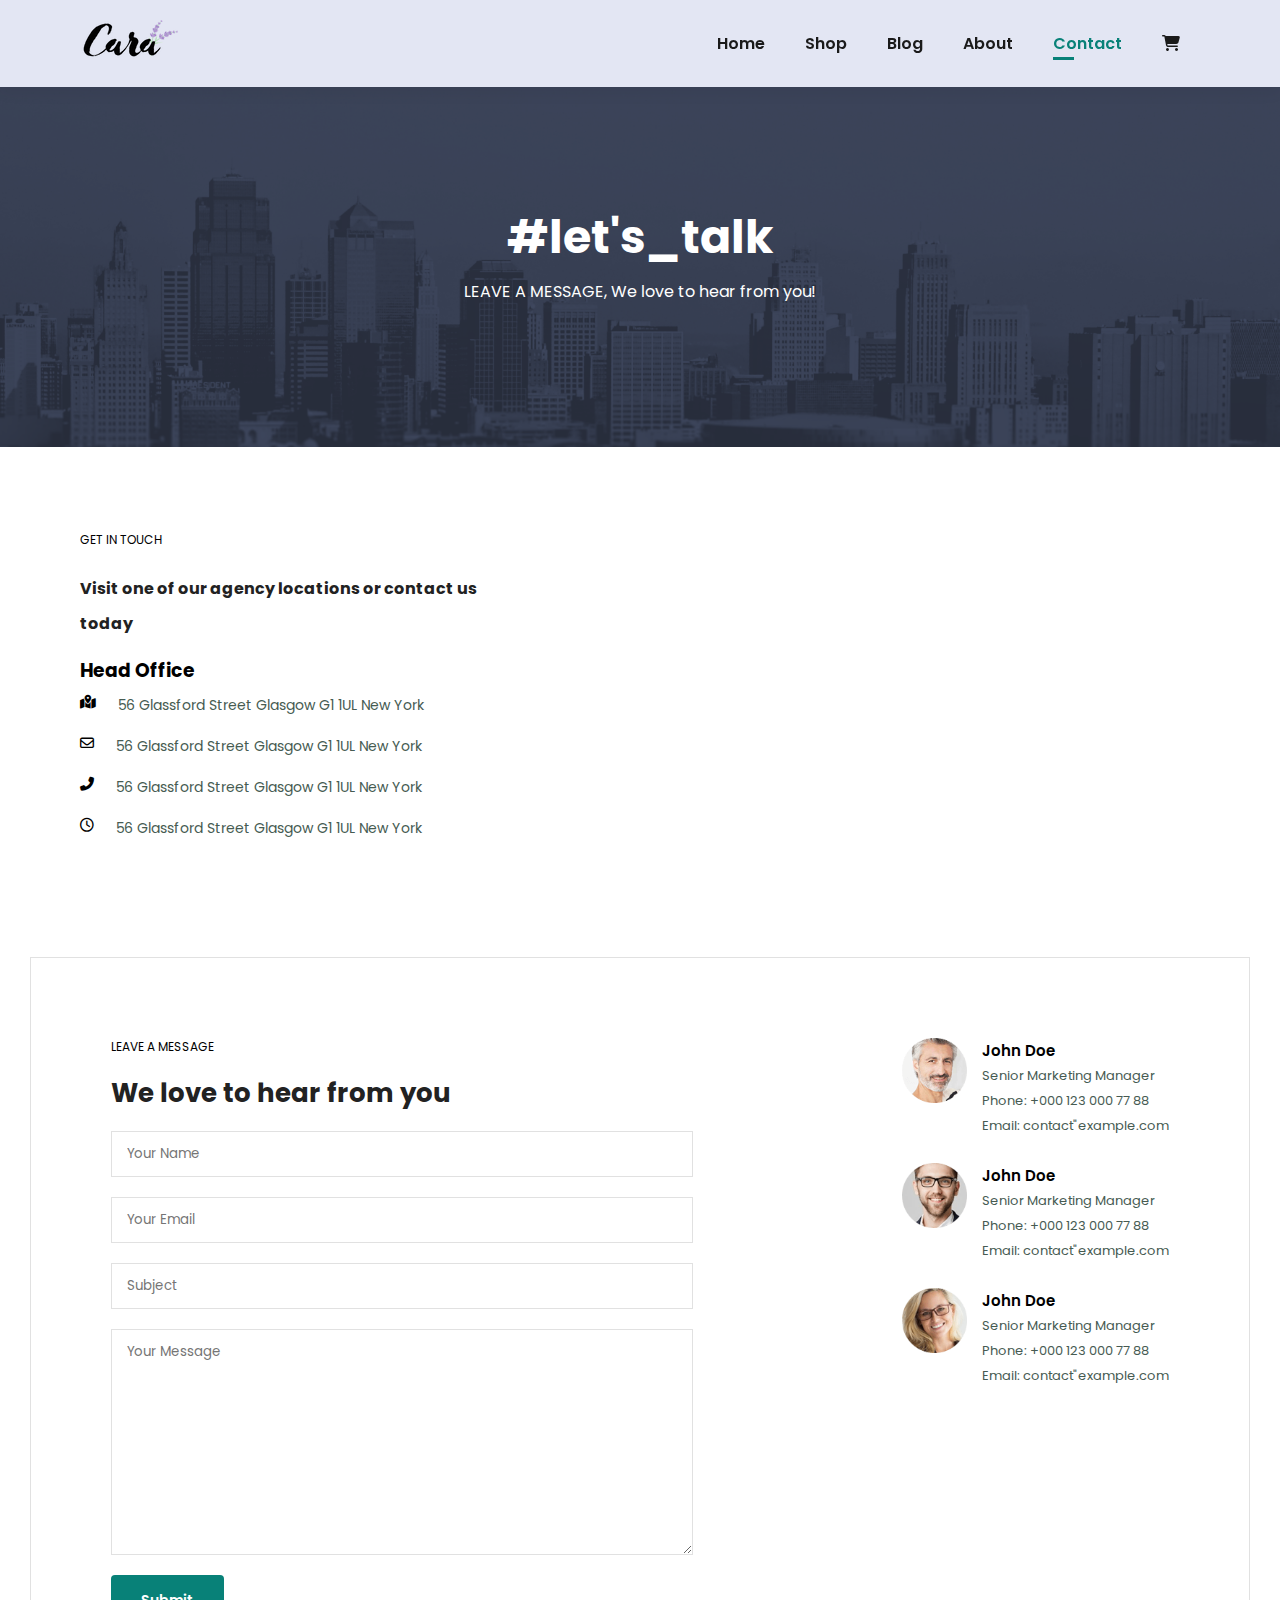
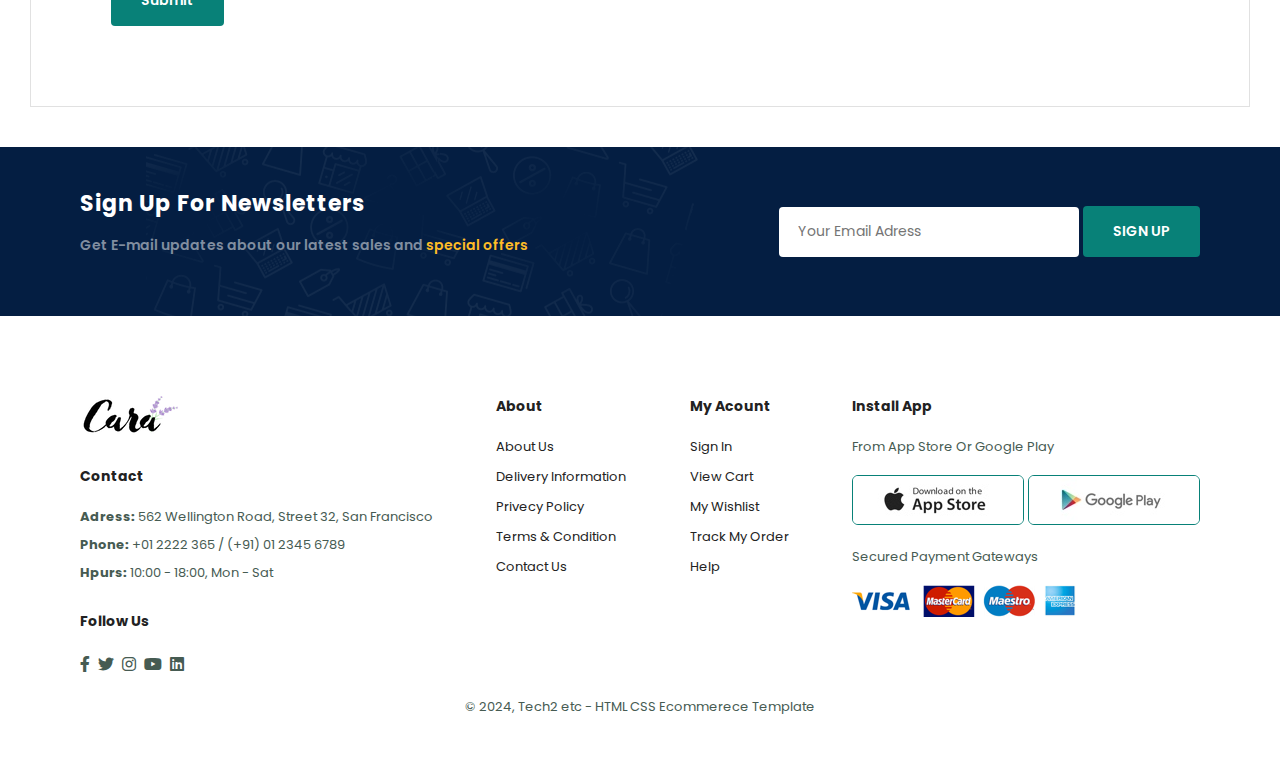
<file: contact.html>
<!DOCTYPE html>
<html lang="en">
<head>
    <meta charset="UTF-8">
    <meta name="viewport" content="width=device-width, initial-scale=1.0">
    <title>Ecommerce Website</title>
    <link rel="stylesheet" href="css/style.css">
    <link rel="stylesheet" href="css/all.min.css">
    <link rel="preconnect" href="https://fonts.googleapis.com">
<link rel="preconnect" href="https://fonts.gstatic.com" crossorigin>
<link href="https://fonts.googleapis.com/css2?family=Poppins:ital,wght@0,100;0,200;0,300;0,400;0,500;0,600;0,700;0,800;0,900;1,100;1,200;1,300;1,400;1,500;1,600;1,700;1,800;1,900&display=swap" rel="stylesheet">
</head>
<body>
    <section id="header">
        <a href="#"><img src="images/logo.png" class="logo" alt=""></a>
        <div>
            <ul id="navbar">
                <li><a href="index.html">Home</a></li>
                <li><a href="shop.html">Shop</a></li>
                <li><a href="blog.html">Blog</a></li>
                <li><a href="about.html">About</a></li>
                <li><a  class="active" href="contact.html">Contact</a></li>
                <li id="lg-bag"><a href="cart.html"><i class="fa-solid fa-cart-shopping"></i></a></li>
                <a href="#" id="close"><i class="fas fa-times"></i></a>
            </ul>
        </div>
        <div id="mobile">
            <a href="cart.html"><i class="fa-solid fa-cart-shopping"></i></a>
            <i id="bar" class="fas fa-outdent"></i>
        </div>
    </section>
    <section id="page-header" class="contact-header">
        <h2>#let's_talk</h2>
        <p>LEAVE A MESSAGE, We love to hear from you!</p>
    </section>
    <section id="contact-details" class="section-p1">
        <div class="details">
            <span>GET IN TOUCH</span>
            <h2>Visit one of our agency locations or contact us today</h2>
            <h3>Head Office</h3>
            <div>
                <li>
                    <i class="fa-duotone fa-solid fa-map-location-dot"></i>
                    <p>56 Glassford Street Glasgow G1 1UL New York</p>
                </li>
                <li>
                    <i class=" far fa-envelope"></i>
                    <p>56 Glassford Street Glasgow G1 1UL New York</p>
                </li>
                <li>
                    <i class="fas fa-phone-alt"></i>
                    <p>56 Glassford Street Glasgow G1 1UL New York</p>
                </li>
                <li>
                    <i class="far fa-clock"></i>
                    <p>56 Glassford Street Glasgow G1 1UL New York</p>
                </li>
            </div>
        </div>
        <div class="map">
            <iframe src="https://www.google.com/maps/embed?pb=!1m18!1m12!1m3!1d3623.5124522799138!2d46.66062702557432!3d24.74361304992494!2m3!1f0!2f0!3f0!3m2!1i1024!2i768!4f13.1!3m3!1m2!1s0x3e2ee2a42a505dc5%3A0x2f82135cbdf86d1f!2z2KfZhNix2YrYp9i2INis2KfZhNmK2LHZig!5e0!3m2!1sar!2ssa!4v1725385875965!5m2!1sar!2ssa" width="600" height="450" style="border:0;" allowfullscreen="" loading="lazy" referrerpolicy="no-referrer-when-downgrade"></iframe>
        </div>
    </section>
    <section id="form-details" class="section-p1">
        <form action="">
            <span>LEAVE A MESSAGE</span>
            <h2>We love to hear from you</h2>
            <input type="text" placeholder="Your Name">
            <input type="email" placeholder="Your Email">
            <input type="text" placeholder="Subject">
            <textarea name="" id="" placeholder="Your Message" cols="30" rows="10"></textarea>
            <button class="normal">Submit</button>
        </form>
        <div class="people">
            <div>
                <img src="images/people/1.png" alt="">
                <p><span>John Doe</span> Senior Marketing Manager <br> Phone: +000 123 000 77 88 <br> Email: contact"example.com</p>
            </div>
            <div>
                <img src="images/people/2.png" alt="">
                <p><span>John Doe</span> Senior Marketing Manager <br> Phone: +000 123 000 77 88 <br> Email: contact"example.com</p>
            </div>
            <div>
                <img src="images/people/3.png" alt="">
                <p><span>John Doe</span> Senior Marketing Manager <br> Phone: +000 123 000 77 88 <br> Email: contact"example.com</p>
            </div>
        </div>
    </section>
    <section id="newsletter" class="section-p1 section-m1">
        <div class="newstext">
            <h4>Sign Up For Newsletters</h4>
            <p>Get E-mail updates about our latest sales and <span>special offers</span> </p>
        </div>
        <div class="form">
            <input type="text" placeholder="Your Email Adress">
            <button class="normal">Sign Up</button>
        </div>
    </section>
    <section id="footer" class="section-p1">
        <div class="col">
            <img class="logo" src="images/logo.png" alt="">
            <h4>Contact</h4>
            <p> <strong>Adress: </strong>562 Wellington Road, Street 32, San Francisco</p>
            <p> <strong>Phone: </strong>+01 2222 365 / (+91) 01 2345 6789</p>
            <p> <strong>Hpurs: </strong>10:00 - 18:00, Mon - Sat</p>
            <div class="follow">
                <h4>Follow Us</h4>
                <div class="icon">
                    <i class="fab fa-facebook-f"></i>
                    <i class="fab fa-twitter"></i>
                    <i class="fab fa-instagram"></i>
                    <i class="fab fa-youtube"></i>
                    <i class="fab fa-linkedin"></i>
                </div>
            </div>
        </div>
        <div class="col">
            <h4>About</h4>
            <a href="#">About Us</a>
            <a href="#">Delivery Information</a>
            <a href="#">Privecy Policy</a>
            <a href="#">Terms & Condition</a>
            <a href="#">Contact Us</a>
        </div>
        <div class="col">
            <h4>My Acount</h4>
            <a href="#">Sign In</a>
            <a href="#">View Cart</a>
            <a href="#">My Wishlist</a>
            <a href="#">Track My Order</a>
            <a href="#">Help</a>
        </div>
        <div class="col install">
            <h4>Install App</h4>
            <p>From App Store Or Google Play</p>
            <div class="row">
                <img src="images/pay/app.jpg" alt="">
                <img src="images/pay/play.jpg" alt="">
            </div>
            <p>Secured Payment Gateways</p>
            <img src="images/pay/pay.png" alt="">
        </div>
        <div class="copyright">
            <p>&copy; 2024, Tech2 etc - HTML CSS Ecommerece Template</p>
        </div>
    </section>


<script src="js/main.js"></script>
</body>
</html>
</file>
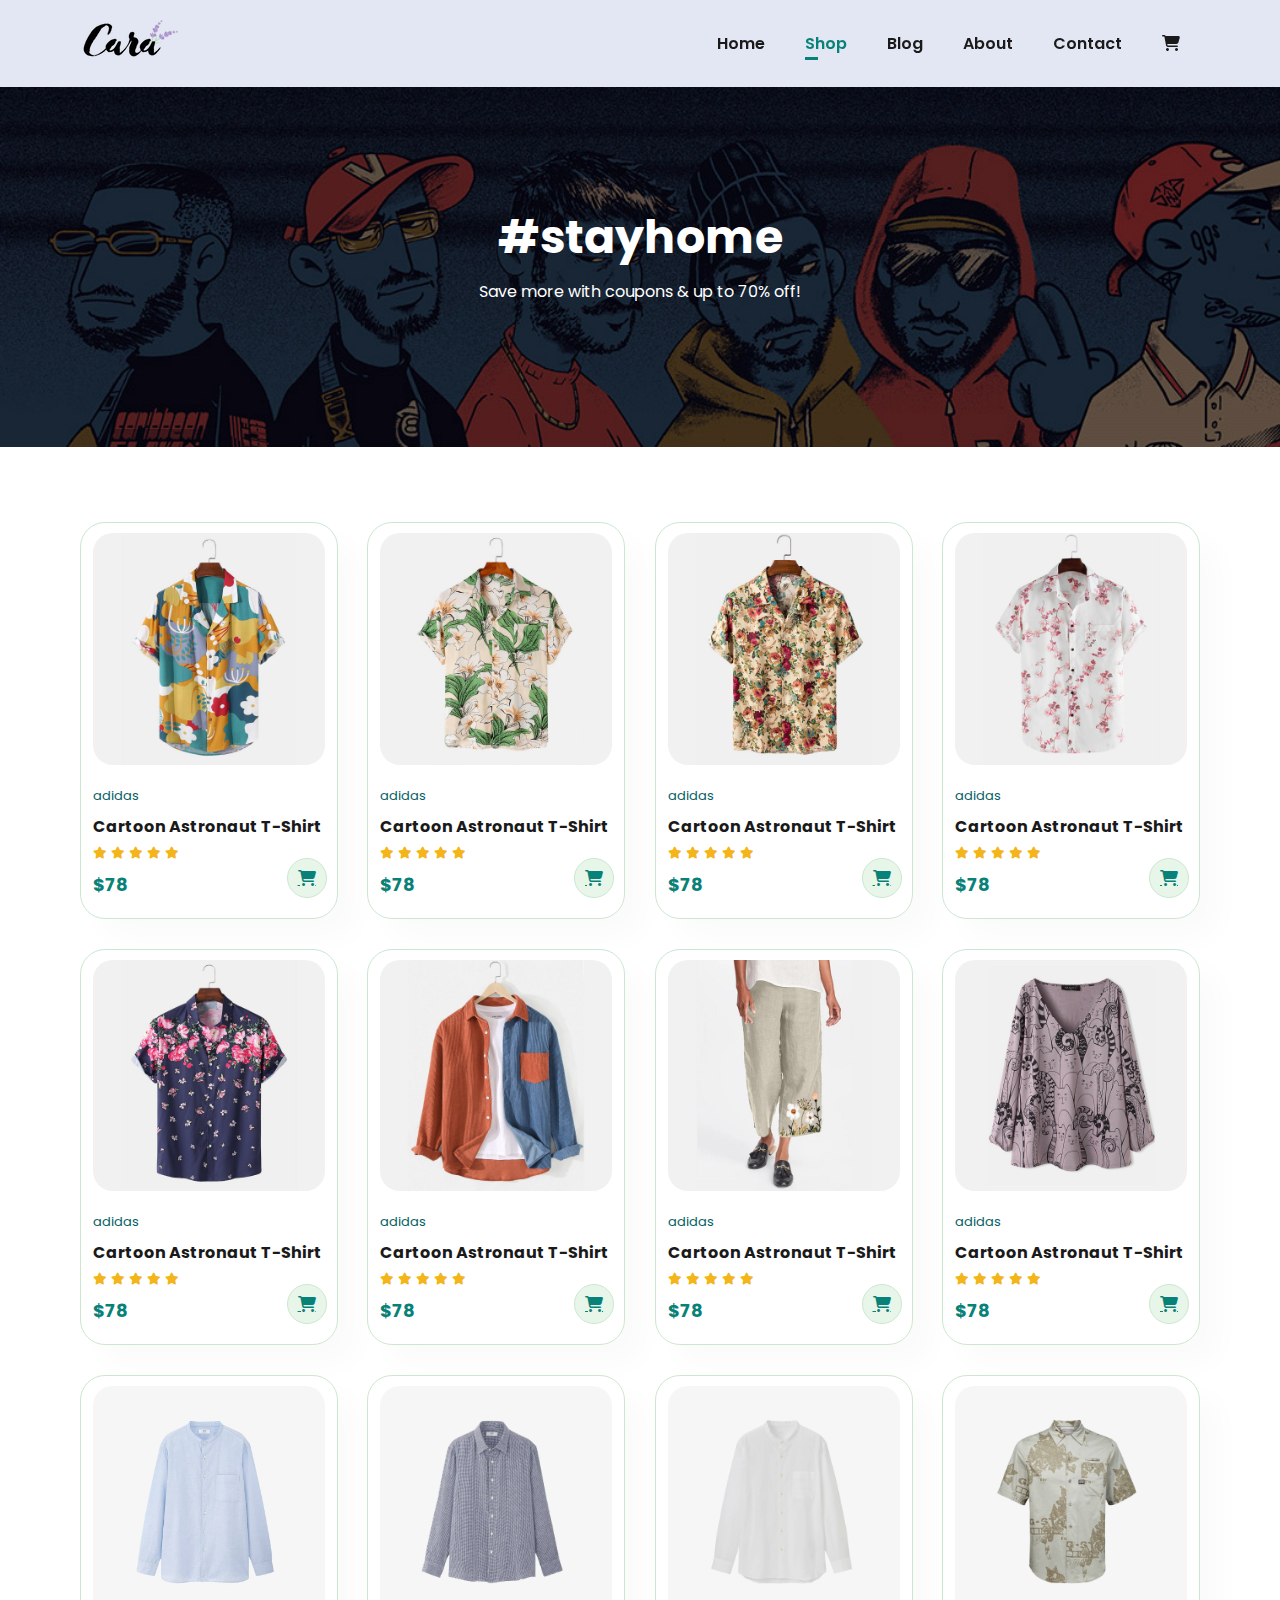
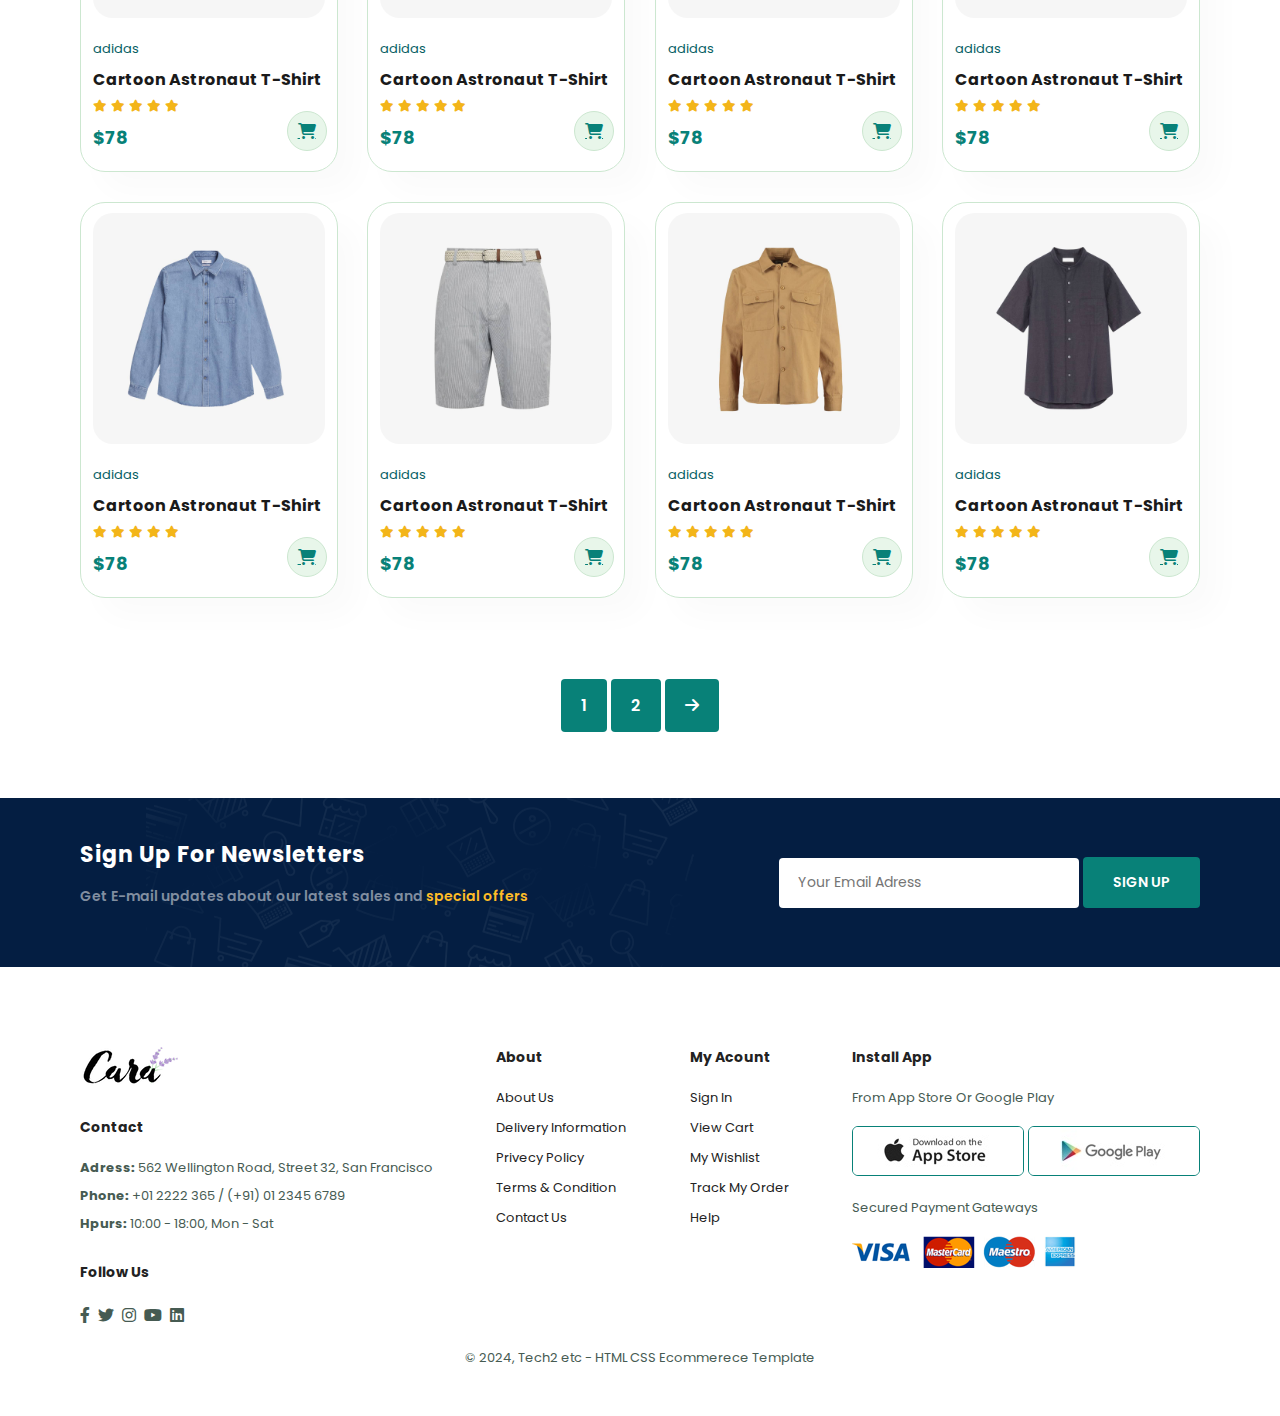
<file: shop.html>
<!DOCTYPE html>
<html lang="en">
<head>
    <meta charset="UTF-8">
    <meta name="viewport" content="width=device-width, initial-scale=1.0">
    <title>Ecommerce Website</title>
    <link rel="stylesheet" href="css/style.css">
    <link rel="stylesheet" href="css/all.min.css">
    <link rel="preconnect" href="https://fonts.googleapis.com">
<link rel="preconnect" href="https://fonts.gstatic.com" crossorigin>
<link href="https://fonts.googleapis.com/css2?family=Poppins:ital,wght@0,100;0,200;0,300;0,400;0,500;0,600;0,700;0,800;0,900;1,100;1,200;1,300;1,400;1,500;1,600;1,700;1,800;1,900&display=swap" rel="stylesheet">
</head>
<body>
    <section id="header">
        <a href="#"><img src="images/logo.png" class="logo" alt=""></a>
        <div>
            <ul id="navbar">
                <li><a href="index.html">Home</a></li>
                <li><a  class="active" href="shop.html">Shop</a></li>
                <li><a href="blog.html">Blog</a></li>
                <li><a href="about.html">About</a></li>
                <li><a href="contact.html">Contact</a></li>
                <li id="lg-bag"><a href="cart.html"><i class="fa-solid fa-cart-shopping"></i></a></li>
                <a href="#" id="close"><i class="fas fa-times"></i></a>
            </ul>
        </div>
        <div id="mobile">
            <a href="cart.html"><i class="fa-solid fa-cart-shopping"></i></a>
            <i id="bar" class="fas fa-outdent"></i>
        </div>
    </section>
    <section id="page-header">
        <h2>#stayhome</h2>
        <p>Save more with coupons & up to 70% off!</p>
    </section>
    <section id="product1" class="section-p1">
        <div class="pro-container">
            <div class="pro" onclick="window.location.href='sproduct.html'">
                <img src="images/products/f1.jpg" alt="">
                <div class="des">
                    <span>adidas</span>
                    <h5>Cartoon Astronaut T-Shirt</h5>
                    <div class="star">
                        <i class="fas fa-star"></i>
                        <i class="fas fa-star"></i>
                        <i class="fas fa-star"></i>
                        <i class="fas fa-star"></i>
                        <i class="fas fa-star"></i>
                    </div>
                    <h4>$78</h4>
                </div>
                <a href="#" class="cart"><i class="fa-solid fa-cart-shopping"></i></a>
            </div>
            <div class="pro"  onclick="window.location.href='sproduct.html'">
                <img src="images/products/f2.jpg" alt="">
                <div class="des">
                    <span>adidas</span>
                    <h5>Cartoon Astronaut T-Shirt</h5>
                    <div class="star">
                        <i class="fas fa-star"></i>
                        <i class="fas fa-star"></i>
                        <i class="fas fa-star"></i>
                        <i class="fas fa-star"></i>
                        <i class="fas fa-star"></i>
                    </div>
                    <h4>$78</h4>
                </div>
                <a href="#" class="cart"><i class="fa-solid fa-cart-shopping"></i></a>
            </div>
            <div class="pro"  onclick="window.location.href='sproduct.html'">
                <img src="images/products/f3.jpg" alt="">
                <div class="des">
                    <span>adidas</span>
                    <h5>Cartoon Astronaut T-Shirt</h5>
                    <div class="star">
                        <i class="fas fa-star"></i>
                        <i class="fas fa-star"></i>
                        <i class="fas fa-star"></i>
                        <i class="fas fa-star"></i>
                        <i class="fas fa-star"></i>
                    </div>
                    <h4>$78</h4>
                </div>
                <a href="#" class="cart"><i class="fa-solid fa-cart-shopping"></i></a>
            </div>
            <div class="pro"  onclick="window.location.href='sproduct.html'">
                <img src="images/products/f4.jpg" alt="">
                <div class="des">
                    <span>adidas</span>
                    <h5>Cartoon Astronaut T-Shirt</h5>
                    <div class="star">
                        <i class="fas fa-star"></i>
                        <i class="fas fa-star"></i>
                        <i class="fas fa-star"></i>
                        <i class="fas fa-star"></i>
                        <i class="fas fa-star"></i>
                    </div>
                    <h4>$78</h4>
                </div>
                <a href="#" class="cart"><i class="fa-solid fa-cart-shopping"></i></a>
            </div>
            <div class="pro"  onclick="window.location.href='sproduct.html'">
                <img src="images/products/f5.jpg" alt="">
                <div class="des">
                    <span>adidas</span>
                    <h5>Cartoon Astronaut T-Shirt</h5>
                    <div class="star">
                        <i class="fas fa-star"></i>
                        <i class="fas fa-star"></i>
                        <i class="fas fa-star"></i>
                        <i class="fas fa-star"></i>
                        <i class="fas fa-star"></i>
                    </div>
                    <h4>$78</h4>
                </div>
                <a href="#" class="cart"><i class="fa-solid fa-cart-shopping"></i></a>
            </div>
            <div class="pro"  onclick="window.location.href='sproduct.html'">
                <img src="images/products/f6.jpg" alt="">
                <div class="des">
                    <span>adidas</span>
                    <h5>Cartoon Astronaut T-Shirt</h5>
                    <div class="star">
                        <i class="fas fa-star"></i>
                        <i class="fas fa-star"></i>
                        <i class="fas fa-star"></i>
                        <i class="fas fa-star"></i>
                        <i class="fas fa-star"></i>
                    </div>
                    <h4>$78</h4>
                </div>
                <a href="#" class="cart"><i class="fa-solid fa-cart-shopping"></i></a>
            </div>
            <div class="pro"  onclick="window.location.href='sproduct.html'">
                <img src="images/products/f7.jpg" alt="">
                <div class="des">
                    <span>adidas</span>
                    <h5>Cartoon Astronaut T-Shirt</h5>
                    <div class="star">
                        <i class="fas fa-star"></i>
                        <i class="fas fa-star"></i>
                        <i class="fas fa-star"></i>
                        <i class="fas fa-star"></i>
                        <i class="fas fa-star"></i>
                    </div>
                    <h4>$78</h4>
                </div>
                <a href="#" class="cart"><i class="fa-solid fa-cart-shopping"></i></a>
            </div>
            <div class="pro"  onclick="window.location.href='sproduct.html'">
                <img src="images/products/f8.jpg" alt="">
                <div class="des">
                    <span>adidas</span>
                    <h5>Cartoon Astronaut T-Shirt</h5>
                    <div class="star">
                        <i class="fas fa-star"></i>
                        <i class="fas fa-star"></i>
                        <i class="fas fa-star"></i>
                        <i class="fas fa-star"></i>
                        <i class="fas fa-star"></i>
                    </div>
                    <h4>$78</h4>
                </div>
                <a href="#" class="cart"><i class="fa-solid fa-cart-shopping"></i></a>
            </div>
            <div class="pro"  onclick="window.location.href='sproduct.html'">
                <img src="images/products/n1.jpg" alt="">
                <div class="des">
                    <span>adidas</span>
                    <h5>Cartoon Astronaut T-Shirt</h5>
                    <div class="star">
                        <i class="fas fa-star"></i>
                        <i class="fas fa-star"></i>
                        <i class="fas fa-star"></i>
                        <i class="fas fa-star"></i>
                        <i class="fas fa-star"></i>
                    </div>
                    <h4>$78</h4>
                </div>
                <a href="#" class="cart"><i class="fa-solid fa-cart-shopping"></i></a>
            </div>
            <div class="pro"  onclick="window.location.href='sproduct.html'">
                <img src="images/products/n2.jpg" alt="">
                <div class="des">
                    <span>adidas</span>
                    <h5>Cartoon Astronaut T-Shirt</h5>
                    <div class="star">
                        <i class="fas fa-star"></i>
                        <i class="fas fa-star"></i>
                        <i class="fas fa-star"></i>
                        <i class="fas fa-star"></i>
                        <i class="fas fa-star"></i>
                    </div>
                    <h4>$78</h4>
                </div>
                <a href="#" class="cart"><i class="fa-solid fa-cart-shopping"></i></a>
            </div>
            <div class="pro"  onclick="window.location.href='sproduct.html'">
                <img src="images/products/n3.jpg" alt="">
                <div class="des">
                    <span>adidas</span>
                    <h5>Cartoon Astronaut T-Shirt</h5>
                    <div class="star">
                        <i class="fas fa-star"></i>
                        <i class="fas fa-star"></i>
                        <i class="fas fa-star"></i>
                        <i class="fas fa-star"></i>
                        <i class="fas fa-star"></i>
                    </div>
                    <h4>$78</h4>
                </div>
                <a href="#" class="cart"><i class="fa-solid fa-cart-shopping"></i></a>
            </div>
            <div class="pro"  onclick="window.location.href='sproduct.html'">
                <img src="images/products/n4.jpg" alt="">
                <div class="des">
                    <span>adidas</span>
                    <h5>Cartoon Astronaut T-Shirt</h5>
                    <div class="star">
                        <i class="fas fa-star"></i>
                        <i class="fas fa-star"></i>
                        <i class="fas fa-star"></i>
                        <i class="fas fa-star"></i>
                        <i class="fas fa-star"></i>
                    </div>
                    <h4>$78</h4>
                </div>
                <a href="#" class="cart"><i class="fa-solid fa-cart-shopping"></i></a>
            </div>
            <div class="pro"  onclick="window.location.href='sproduct.html'">
                <img src="images/products/n5.jpg" alt="">
                <div class="des">
                    <span>adidas</span>
                    <h5>Cartoon Astronaut T-Shirt</h5>
                    <div class="star">
                        <i class="fas fa-star"></i>
                        <i class="fas fa-star"></i>
                        <i class="fas fa-star"></i>
                        <i class="fas fa-star"></i>
                        <i class="fas fa-star"></i>
                    </div>
                    <h4>$78</h4>
                </div>
                <a href="#" class="cart"><i class="fa-solid fa-cart-shopping"></i></a>
            </div>
            <div class="pro"  onclick="window.location.href='sproduct.html'">
                <img src="images/products/n6.jpg" alt="">
                <div class="des">
                    <span>adidas</span>
                    <h5>Cartoon Astronaut T-Shirt</h5>
                    <div class="star">
                        <i class="fas fa-star"></i>
                        <i class="fas fa-star"></i>
                        <i class="fas fa-star"></i>
                        <i class="fas fa-star"></i>
                        <i class="fas fa-star"></i>
                    </div>
                    <h4>$78</h4>
                </div>
                <a href="#" class="cart"><i class="fa-solid fa-cart-shopping"></i></a>
            </div>
            <div class="pro"  onclick="window.location.href='sproduct.html'">
                <img src="images/products/n7.jpg" alt="">
                <div class="des">
                    <span>adidas</span>
                    <h5>Cartoon Astronaut T-Shirt</h5>
                    <div class="star">
                        <i class="fas fa-star"></i>
                        <i class="fas fa-star"></i>
                        <i class="fas fa-star"></i>
                        <i class="fas fa-star"></i>
                        <i class="fas fa-star"></i>
                    </div>
                    <h4>$78</h4>
                </div>
                <a href="#" class="cart"><i class="fa-solid fa-cart-shopping"></i></a>
            </div>
            <div class="pro"  onclick="window.location.href='sproduct.html'">
                <img src="images/products/n8.jpg" alt="">
                <div class="des">
                    <span>adidas</span>
                    <h5>Cartoon Astronaut T-Shirt</h5>
                    <div class="star">
                        <i class="fas fa-star"></i>
                        <i class="fas fa-star"></i>
                        <i class="fas fa-star"></i>
                        <i class="fas fa-star"></i>
                        <i class="fas fa-star"></i>
                    </div>
                    <h4>$78</h4>
                </div>
                <a href="#" class="cart"><i class="fa-solid fa-cart-shopping"></i></a>
            </div>
        </div>
    </section>
    <section id="pagination" class="section-p1">
        <a href="#">1</a>
        <a href="#">2</a>
        <a href="#"><i class="fa-solid fa-arrow-right"></i></a>
    </section>
    <section id="newsletter" class="section-p1 section-m1">
        <div class="newstext">
            <h4>Sign Up For Newsletters</h4>
            <p>Get E-mail updates about our latest sales and <span>special offers</span> </p>
        </div>
        <div class="form">
            <input type="text" placeholder="Your Email Adress">
            <button class="normal">Sign Up</button>
        </div>
    </section>
    <section id="footer" class="section-p1">
        <div class="col">
            <img class="logo" src="images/logo.png" alt="">
            <h4>Contact</h4>
            <p> <strong>Adress: </strong>562 Wellington Road, Street 32, San Francisco</p>
            <p> <strong>Phone: </strong>+01 2222 365 / (+91) 01 2345 6789</p>
            <p> <strong>Hpurs: </strong>10:00 - 18:00, Mon - Sat</p>
            <div class="follow">
                <h4>Follow Us</h4>
                <div class="icon">
                    <i class="fab fa-facebook-f"></i>
                    <i class="fab fa-twitter"></i>
                    <i class="fab fa-instagram"></i>
                    <i class="fab fa-youtube"></i>
                    <i class="fab fa-linkedin"></i>
                </div>
            </div>
        </div>
        <div class="col">
            <h4>About</h4>
            <a href="#">About Us</a>
            <a href="#">Delivery Information</a>
            <a href="#">Privecy Policy</a>
            <a href="#">Terms & Condition</a>
            <a href="#">Contact Us</a>
        </div>
        <div class="col">
            <h4>My Acount</h4>
            <a href="#">Sign In</a>
            <a href="#">View Cart</a>
            <a href="#">My Wishlist</a>
            <a href="#">Track My Order</a>
            <a href="#">Help</a>
        </div>
        <div class="col install">
            <h4>Install App</h4>
            <p>From App Store Or Google Play</p>
            <div class="row">
                <img src="images/pay/app.jpg" alt="">
                <img src="images/pay/play.jpg" alt="">
            </div>
            <p>Secured Payment Gateways</p>
            <img src="images/pay/pay.png" alt="">
        </div>
        <div class="copyright">
            <p>&copy; 2024, Tech2 etc - HTML CSS Ecommerece Template</p>
        </div>
    </section>


<script src="js/main.js"></script>
</body>
</html>
</file>
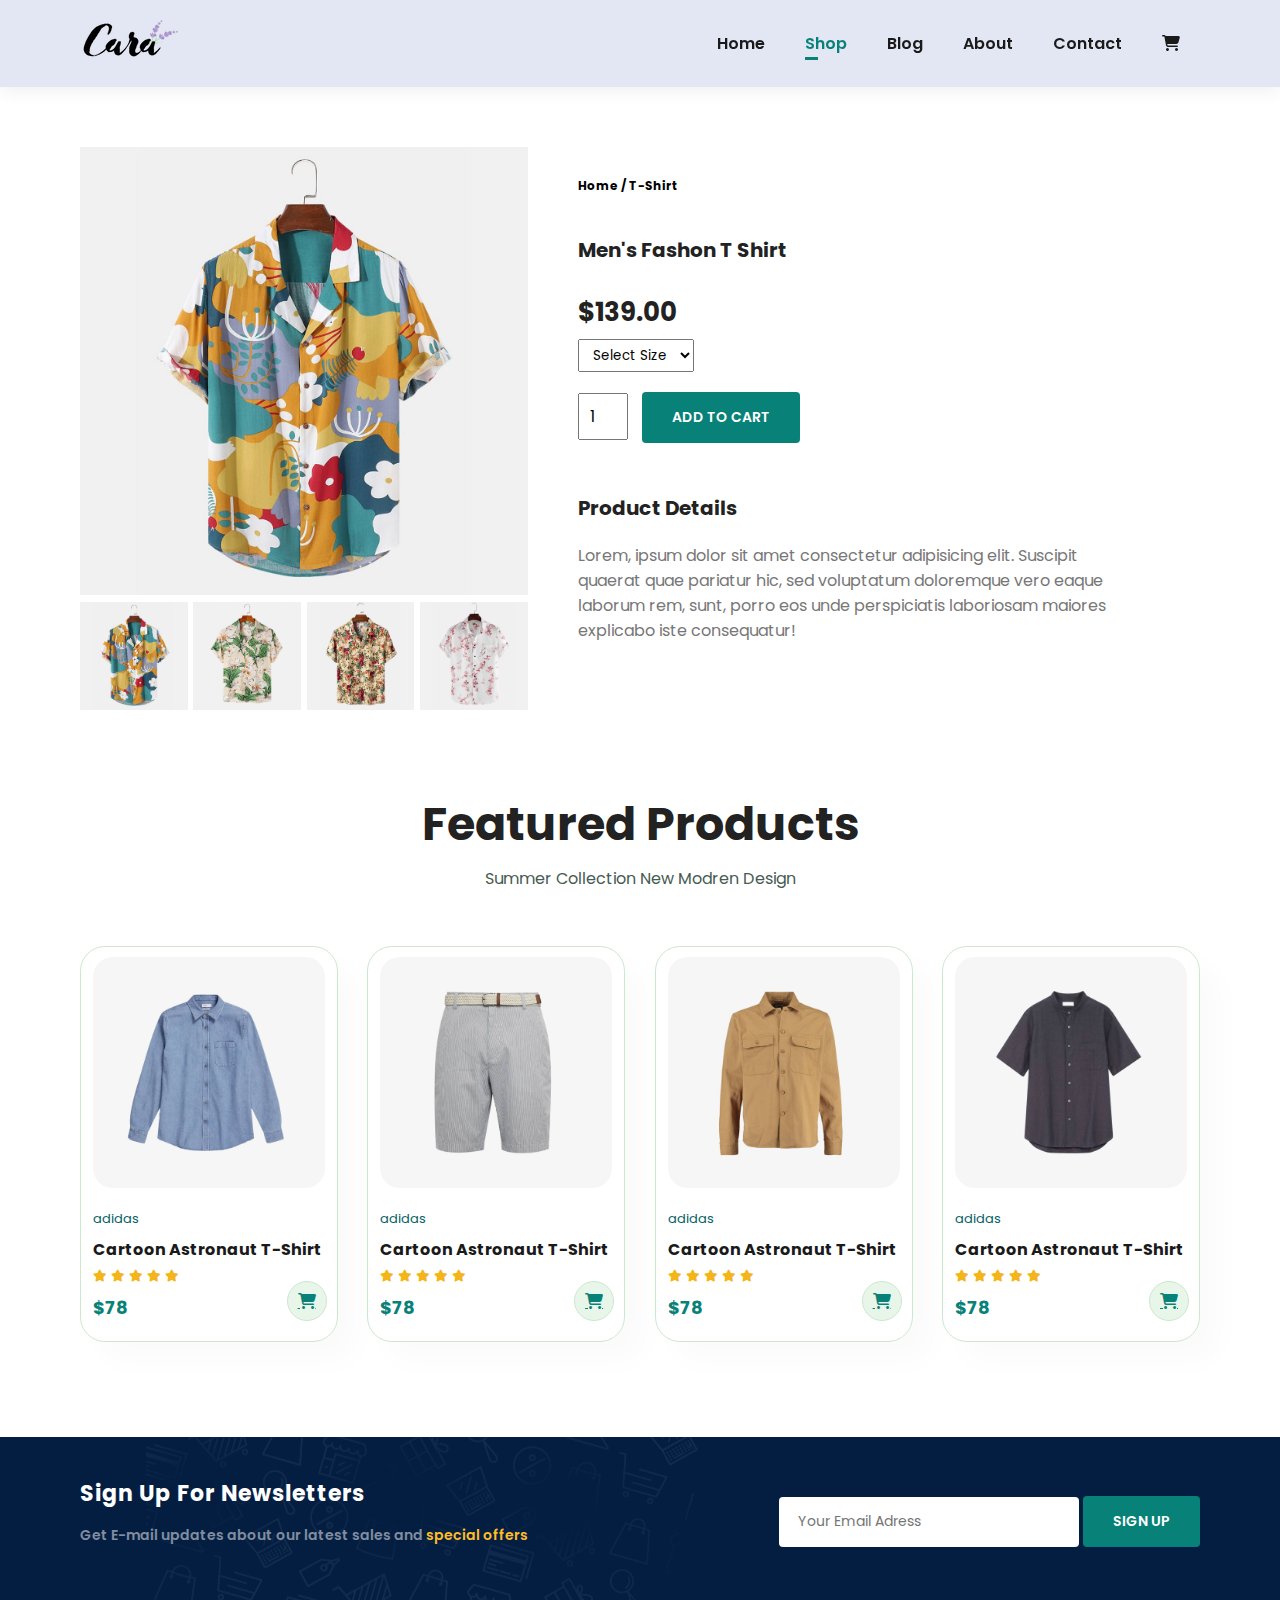
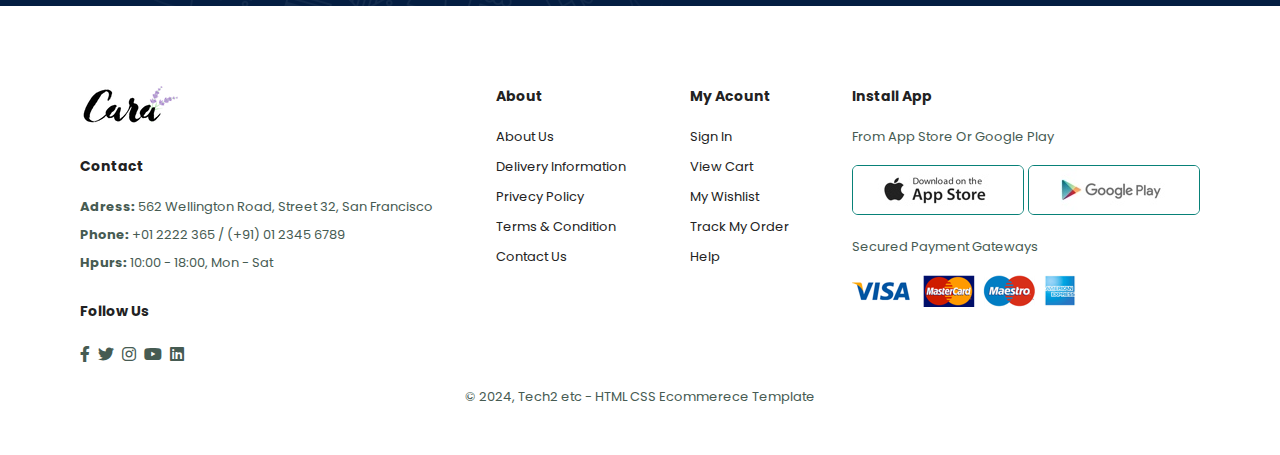
<file: sproduct.html>
<!DOCTYPE html>
<html lang="en">
<head>
    <meta charset="UTF-8">
    <meta name="viewport" content="width=device-width, initial-scale=1.0">
    <title>Ecommerce Website</title>
    <link rel="stylesheet" href="css/style.css">
    <link rel="stylesheet" href="css/all.min.css">
    <link rel="preconnect" href="https://fonts.googleapis.com">
<link rel="preconnect" href="https://fonts.gstatic.com" crossorigin>
<link href="https://fonts.googleapis.com/css2?family=Poppins:ital,wght@0,100;0,200;0,300;0,400;0,500;0,600;0,700;0,800;0,900;1,100;1,200;1,300;1,400;1,500;1,600;1,700;1,800;1,900&display=swap" rel="stylesheet">
</head>
<body>
    <section id="header">
        <a href="#"><img src="images/logo.png" class="logo" alt=""></a>
        <div>
            <ul id="navbar">
                <li><a href="index.html">Home</a></li>
                <li><a  class="active" href="shop.html">Shop</a></li>
                <li><a href="blog.html">Blog</a></li>
                <li><a href="about.html">About</a></li>
                <li><a href="contact.html">Contact</a></li>
                <li id="lg-bag"><a href="cart.html"><i class="fa-solid fa-cart-shopping"></i></a></li>
                <a href="#" id="close"><i class="fas fa-times"></i></a>
            </ul>
        </div>
        <div id="mobile">
            <a href="cart.html"><i class="fa-solid fa-cart-shopping"></i></a>
            <i id="bar" class="fas fa-outdent"></i>
        </div>
    </section>
    <section id="prodetails" class="section-p1">
        <div class="single-pro-image">
            <img src="images/products/f1.jpg" width="100%" id="mainImg" alt="">
            <div class="small-img-group">
                <div class="small-img-col">
                    <img src="images/products/f1.jpg" width="100%" class="small-img" alt="">
                </div>
                <div class="small-img-col">
                    <img src="images/products/f2.jpg" width="100%" class="small-img" alt="">
                </div>
                <div class="small-img-col">
                    <img src="images/products/f3.jpg" width="100%" class="small-img" alt="">
                </div>
                <div class="small-img-col">
                    <img src="images/products/f4.jpg" width="100%" class="small-img" alt="">
                </div>
            </div>
        </div>
        <div class="single-pro-details">
            <h6>Home / T-Shirt</h6>
            <h4>Men's Fashon T Shirt</h4>
            <h2>$139.00</h2>
            <select>
                <option>Select Size</option>
                <option>XL </option>
                <option>XXL</option>
                <option>Small </option>
                <option>Large </option>
            </select>
            <input type="number" value="1">
            <button class="normal">Add To Cart</button>
            <h4>Product Details</h4>
            <span>Lorem, ipsum dolor sit amet consectetur adipisicing elit. Suscipit quaerat quae pariatur hic, 
                sed voluptatum doloremque vero eaque laborum rem, sunt, porro eos unde perspiciatis laboriosam maiores explicabo iste consequatur!    
            </span>
        </div>
    </section>
    <section id="product1" class="section-p1">
        <h2>Featured Products</h2>
        <p>Summer Collection New Modren Design</p>
        <div class="pro-container">
            <div class="pro">
                <img src="images/products/n5.jpg" alt="">
                <div class="des">
                    <span>adidas</span>
                    <h5>Cartoon Astronaut T-Shirt</h5>
                    <div class="star">
                        <i class="fas fa-star"></i>
                        <i class="fas fa-star"></i>
                        <i class="fas fa-star"></i>
                        <i class="fas fa-star"></i>
                        <i class="fas fa-star"></i>
                    </div>
                    <h4>$78</h4>
                </div>
                <a href="#" class="cart"><i class="fa-solid fa-cart-shopping"></i></a>
            </div>
            <div class="pro">
                <img src="images/products/n6.jpg" alt="">
                <div class="des">
                    <span>adidas</span>
                    <h5>Cartoon Astronaut T-Shirt</h5>
                    <div class="star">
                        <i class="fas fa-star"></i>
                        <i class="fas fa-star"></i>
                        <i class="fas fa-star"></i>
                        <i class="fas fa-star"></i>
                        <i class="fas fa-star"></i>
                    </div>
                    <h4>$78</h4>
                </div>
                <a href="#" class="cart"><i class="fa-solid fa-cart-shopping"></i></a>
            </div>
            <div class="pro">
                <img src="images/products/n7.jpg" alt="">
                <div class="des">
                    <span>adidas</span>
                    <h5>Cartoon Astronaut T-Shirt</h5>
                    <div class="star">
                        <i class="fas fa-star"></i>
                        <i class="fas fa-star"></i>
                        <i class="fas fa-star"></i>
                        <i class="fas fa-star"></i>
                        <i class="fas fa-star"></i>
                    </div>
                    <h4>$78</h4>
                </div>
                <a href="#" class="cart"><i class="fa-solid fa-cart-shopping"></i></a>
            </div>
            <div class="pro">
                <img src="images/products/n8.jpg" alt="">
                <div class="des">
                    <span>adidas</span>
                    <h5>Cartoon Astronaut T-Shirt</h5>
                    <div class="star">
                        <i class="fas fa-star"></i>
                        <i class="fas fa-star"></i>
                        <i class="fas fa-star"></i>
                        <i class="fas fa-star"></i>
                        <i class="fas fa-star"></i>
                    </div>
                    <h4>$78</h4>
                </div>
                <a href="#" class="cart"><i class="fa-solid fa-cart-shopping"></i></a>
            </div>
        </div>
    </section>
    <section id="newsletter" class="section-p1 section-m1">
        <div class="newstext">
            <h4>Sign Up For Newsletters</h4>
            <p>Get E-mail updates about our latest sales and <span>special offers</span> </p>
        </div>
        <div class="form">
            <input type="text" placeholder="Your Email Adress">
            <button class="normal">Sign Up</button>
        </div>
    </section>
    <section id="footer" class="section-p1">
        <div class="col">
            <img class="logo" src="images/logo.png" alt="">
            <h4>Contact</h4>
            <p> <strong>Adress: </strong>562 Wellington Road, Street 32, San Francisco</p>
            <p> <strong>Phone: </strong>+01 2222 365 / (+91) 01 2345 6789</p>
            <p> <strong>Hpurs: </strong>10:00 - 18:00, Mon - Sat</p>
            <div class="follow">
                <h4>Follow Us</h4>
                <div class="icon">
                    <i class="fab fa-facebook-f"></i>
                    <i class="fab fa-twitter"></i>
                    <i class="fab fa-instagram"></i>
                    <i class="fab fa-youtube"></i>
                    <i class="fab fa-linkedin"></i>
                </div>
            </div>
        </div>
        <div class="col">
            <h4>About</h4>
            <a href="#">About Us</a>
            <a href="#">Delivery Information</a>
            <a href="#">Privecy Policy</a>
            <a href="#">Terms & Condition</a>
            <a href="#">Contact Us</a>
        </div>
        <div class="col">
            <h4>My Acount</h4>
            <a href="#">Sign In</a>
            <a href="#">View Cart</a>
            <a href="#">My Wishlist</a>
            <a href="#">Track My Order</a>
            <a href="#">Help</a>
        </div>
        <div class="col install">
            <h4>Install App</h4>
            <p>From App Store Or Google Play</p>
            <div class="row">
                <img src="images/pay/app.jpg" alt="">
                <img src="images/pay/play.jpg" alt="">
            </div>
            <p>Secured Payment Gateways</p>
            <img src="images/pay/pay.png" alt="">
        </div>
        <div class="copyright">
            <p>&copy; 2024, Tech2 etc - HTML CSS Ecommerece Template</p>
        </div>
    </section>

    <script>
        let mainImg = document.getElementById("mainImg");
        let smallImg = document.getElementsByClassName("small-img");

        smallImg[0].onclick = function() {
            mainImg.src = smallImg[0].src;
        }
        smallImg[1].onclick = function() {
            mainImg.src = smallImg[1].src;
        }
        smallImg[2].onclick = function() {
            mainImg.src = smallImg[2].src;
        }
        smallImg[3].onclick = function() {
            mainImg.src = smallImg[3].src;
        }
    </script>
<script src="js/main.js"></script>
</body>
</html>
</file>
<file: css/style.css>
*{
    margin: 0;
    padding: 0;
    box-sizing: border-box;
    font-family: 'Poppins', sans-serif;
}
h1 {
    font-size: 50px;
    line-height: 64px;
    color: #222;
}
h2 {
    font-size: 46px;
    line-height: 54px;
    color: #222;
}
h4 {
    font-size: 20px;
    color: #222;
}
h6 {
    font-weight: 700;
    font-size: 12px;
}
p {
    font-size: 16px;
    color: #465b52;
    margin: 15px 0 20px 0;
}
.section-p1 {
    padding: 40px 80px;
}
.section-m1 {
    margin: 40px 0;
}
button.normal {
    font-size: 14px;
    font-weight: 600;
    padding: 15px 30px;
    display: inline-block;
    width: fit-content;
    margin: 10px auto;
    text-transform: uppercase;
    color: #000;
    background-color: #fff;
    border-radius: 4px;
    border: none;
    outline: none;
    transition: 0.3s;
    cursor: pointer;
}
button.white {
    font-size: 13px;
    font-weight: 600;
    padding: 11px 18px;
    display: inline-block;
    width: fit-content;
    text-transform: uppercase;
    color: #fff;
    background-color: transparent;
    border: 1px solid #fff;
    outline: none;
    transition: 0.3s;
    cursor: pointer;
}
body {
    width: 100%;
}

/* start header */
#header {
    display: flex;
    align-items: center;
    justify-content: space-between;
    padding: 20px 80px;
    background: #e3e6f3;
    box-shadow: 0 5px 15px rgba(0, 0, 0, 0.06);
    z-index: 999;
    position: sticky;
    top: 0;
    left: 0;
}
#navbar {
    display: flex;
    align-items: center;
    justify-content: center;
}
#navbar li {
    list-style: none;
    padding: 0 20px;
}
#navbar li a {
    text-decoration: none;
    font-size: 16px;
    font-weight: 600;
    color: #1a1a1a;
    transition: 0.3s ease;
    position: relative;
}
#navbar li a:hover,
#navbar li a.active {
    color: #088178;
}
#navbar li a:hover::after,
#navbar li a.active::after{
    content: "";
    position: absolute;
    bottom: -5px;
    left: 0;
    width: 30%;
    height: 3px;
    background: #088178;
    font-weight: bold;
}
#mobile {
    display: none;
    align-items: center;
}
#close {
    display: none;
}
/* end header */
/* start home page */
#hero {
    background-image: url(../images/hero4.png);
    background-position: top 25% right 0%;
    background-size: cover;
    height: calc(100vh - 87px);
    width: 100%;
    padding: 0 80px;
    display: flex;
    flex-direction: column;
    align-items: flex-start;
    justify-content: center;
}
#hero h4 {
    padding-bottom: 15px;
}
#hero h1 {
    color: #088178;
}
#hero  button {
    background-image: url(../images/button.png);
    background-color: transparent;
    color: #088178;
    border: 0;
    padding: 14px 80px 14px 65px;
    background-repeat: no-repeat;
    font-size: 18px;
    font-weight: 500;
    cursor: pointer;
}
/* end home page */
/* start feature */
#feature {
    display: flex;
    align-items: center;
    justify-content: space-between;
    flex-wrap: wrap;
}
#feature .fe-box {
    width: 170px;
    text-align: center;
    padding: 25px 15px;
    box-shadow: 20px 20px 34px rgba(0, 0, 0, 0.05);
    border: 1px solid #cce7d0;
    border-radius: 4px;
    margin: 10px;
}
#feature .fe-box:hover {
    box-shadow: 10px 10px 54px rgba(70, 62, 221, 0.1);
}
#feature .fe-box h6 {
    display: inline-block;
    padding: 9px 8px 6px 8px ;
    line-height: 1;
    border-radius: 4px;
    color: #088178;
    background-color: #fddde4;
}
#feature .fe-box:nth-child(2) h6{
    background-color: #cdebbc;
}
#feature .fe-box:nth-child(3) h6{
    background-color: #d1e8f2 ;
}
#feature .fe-box:nth-child(4) h6{
    background-color: #cdd4f8;
}
#feature .fe-box:nth-child(5) h6{
    background-color: #f6dbf6;
}
#feature .fe-box:nth-child(6) h6{
    background-color: #fff2e5;
}
#feature .fe-box img {
    width: 100%;
    margin-bottom: 10px;
}
/* end feature */
/* start products */
#product1 {
    text-align: center;
}
.pro-container {
    display: flex;
    justify-content: space-between;
    flex-wrap: wrap;
    padding-top: 20px;
}
#product1 .pro {
    width: 23%;
    min-width: 250px;
    padding: 10px 12px;
    border: 1px solid #cce7d0;
    cursor: pointer;
    border-radius: 25px;
    box-shadow: 20px 20px 30px rgba(0, 0, 0, 0.02);
    margin: 15px 0;
    transition: 0.3s ease;
    position: relative;
}
#product1 .pro:hover {
    box-shadow: 20px 20px 30px rgba(0, 0, 0, 0.06);
}

#product1 .pro img {
    width: 100%;
    border-radius: 20px;
}
#product1 .pro .des {
    text-align: start;
    padding: 10px 0;
}
#product1 .pro .des span {
    color: #066063;
    font-size: 13px;
}
#product1 .pro .des h5 {
    padding-top: 7px;
    color: #1a1a1a;
    font-size: 16px;

}
#product1 .pro .des i {
    font-size: 12px;
    color: rgb(243, 181, 25);
}
#product1 .pro .des h4 {
    padding-top: 7px;
    font-size: 18px;
    font-weight: 700;
    color: #088178;
}

#product1 .pro .cart {
    width: 40px;
    height: 40px;
    line-height: 40px;
    border-radius: 50px;
    background-color: #e8f6ea;
    font-weight: 500;
    color: #088178;
    border: 1px solid #cce7d0;
    position: absolute;
    bottom: 20px;
    right: 10px;
    display: flex;
    align-items: center;
    justify-content: center;
}
/* end products */
/* start banner */
#banner {
    display: flex;
    flex-direction: column;
    text-align: center;
    justify-content: center;
    text-align: center;
    background-image: url(../images/banner/b2.jpg);
    width: 100%;
    height: 40vh;
    background-position: center;
    background-size: cover;
}
#banner h4 {
    color: #fff;
    font-size: 16px;
}
#banner h2 {
    color: #fff;
    font-size: 30px;
    padding: 10px 0;
}
#banner h2 span {
    color: #ef3636;
}
#banner button:hover {
    background-color: #088178;
    color: #fff;
}

#sm-banner .banner-box {
    display: flex;
    flex-direction: column;
    align-items: flex-start;
    justify-content: center;
    background-image: url(../images/banner/b17.jpg);
    min-width: 49%;
    height: 50vh;
    background-position: center;
    background-size: cover;
    padding: 30px;
}
#sm-banner .banner-box2 {
    background-image: url(../images/banner/b10.jpg);
}

#sm-banner {
    display: flex;
    justify-content: space-between;
    flex-wrap: wrap;
}
#sm-banner .banner-box h4 {
    color: #fff;
    font-size: 20px;
    font-weight: 300;
}
#sm-banner .banner-box h2 {
    color: #fff;
    font-size: 28px;
    font-weight: 700;
    letter-spacing: 3px;
}
#sm-banner .banner-box span {
    color: #fff; 
    font-size: 16px;
    font-weight: 400;
    padding-bottom: 15px;
}
#sm-banner .banner-box:hover button.white {
    background-color: #088178;
    border: 1px solid #088178;
}
#sm-banner .banner-box2:hover button.white {
    background-color: orange;
    border: 1px solid orange;

}

#banner3 .banner-box {
    display: flex;
    flex-direction: column;
    align-items: flex-start;
    justify-content: center;
    background-image: url(../images/banner/b7.jpg);
    width: 32%;
    height: 33vh;
    background-position: center;
    background-size: cover;
    padding: 20px;
    margin-bottom: 20px;
    letter-spacing: 2px;
}
#banner3 .banner-box2 {
    background-image: url(../images/banner/b4.jpg);
}
#banner3 .banner-box3 {
    background-image: url(../images/banner/b18.jpg);
}
#banner3 {
    display: flex;
    justify-content: space-between;
    flex-wrap: wrap;
    padding: 0 80px;
}
#banner3 h2 {
    color: #fff;
    font-weight: 900;
    font-size: 22px;
}
#banner3 h3 {
    color: #ec544e;
    font-weight: 800;
    font-size: 15px;
}

#newsletter {
    display: flex;
    justify-content: space-between;
    flex-wrap: wrap;
    align-items: center;
    background-image: url(../images/banner/b14.png);
    background-repeat: no-repeat;
    background-position: 20% 30%;
    background-color: #041e42;
}
#newsletter  h4 {
    font-size: 22px;
    font-weight: 700;
    color: #fff;
    letter-spacing: 1px;
}
#newsletter  p {
    font-size: 14px;
    font-weight: 600;
    color: #818ea0;
}
#newsletter  p span {
    color: #ffbd27;
}
#newslette form {
    display: flex;
    width: 50%;
}
#newsletter input {
    height: 3.125rem;
    padding: 0 1.25em;
    font-size: 14px;
    width: 300px;
    border: 1px solid transparent;
    border-radius: 4px;
    outline: none;
}
#newsletter button {
    background-color: #088178;
    color: #fff;

}
/* end banner */
/* start footer */
#footer {
    display: flex;
    flex-wrap: wrap;
    justify-content: space-between;
}
#footer .col {
    display: flex;
    flex-direction: column;
    align-items: flex-start;
    margin-bottom: 20px;
}
#footer .logo {
    margin-bottom: 30px;
}
#footer h4 {
    font-size: 14px;
    padding-bottom: 20px;
} 
#footer p {
    font-size: 13px;
    margin: 0 0 8px 0;
} 
#footer a {
    font-size: 13px;
    text-decoration: none;
    color: #222;
    margin-bottom: 10px;
}
#footer .follow {
    margin-top: 20px;
}
#footer .follow i{
    color: #465b52;
    padding-right: 4px;
    cursor: pointer;
}
#footer .install .row img {
    border: 1px solid #088178;
    border-radius: 6px;
}
#footer .install img {
    margin:  10px 0 15px 0;
}
#footer .follow i:hover,
#footer a:hover{
    color: #088178;
}
.copyright {
    width: 100%;
    text-align: center;
}
/* end footer */

/* start Shop Page */
#page-header {
    background-image: url(../images/banner/b1.jpg);
    width: 100%;
    height: 40vh;
    background-size: cover;
    display: flex;
    justify-content: center;
    text-align: center;
    flex-direction: column;
    padding: 14px;
}
#page-header h2,
#page-header p {
    color: #fff;
}
#pagination {
    text-align: center;
}
#pagination a {
    text-decoration: none;
    background-color: #088178;
    padding: 15px 20px;
    border-radius: 4px;
    color: #fff;
    font-weight: 600;
}
#pagination a i{
    font-size: 16x;
    font-weight: 600;
}
/* end Shop Page */
/*  start single product */
#prodetails {
    display: flex;
    margin-top: 20px;
}
#prodetails .single-pro-image {
    width: 40%;
    margin-right: 50px;
}
.small-img-group {
    display: flex;
    justify-content: space-between;
}
.small-img-col {
    flex-basis: 24%;
    cursor: pointer;
}
#prodetails .single-pro-details {
    width: 50%;
    padding-top: 30px;
}
#prodetails .single-pro-details h4 {
    padding: 40px 0 20px 0;
}
#prodetails .single-pro-details h2 {
    font-size: 26px;
}
#prodetails .single-pro-details select {
    display: block;
    padding: 5px 10px;
    margin-bottom: 10px;
}

#prodetails .single-pro-details input {
    width: 50px;
    height: 47px;
    padding: 10px;
    font-size: 16px;
    margin-right: 10px;
}
#prodetails .single-pro-details input:focus {
    outline: none;
}
#prodetails .single-pro-details button {
    background-color: #088178;
    color: #fff;
}
#prodetails .single-pro-details span {
    line-height: 25px;
    color: #777;
}
/* end single product */

/* start blog header */
#page-header.blog-header {
    background-image: url(../images/banner/b19.jpg);
}
#blog {
    padding: 150px 150px 0 150px;
}
#blog .blog-box {
    display: flex;
    align-items: center;
    width: 100%;
    position: relative;
    padding-bottom: 90px;
}
#blog .blog-img {
    width: 50%;
    margin-right: 40px;
}
#blog img {
    width: 100%;
    height: 300px;
    object-fit: cover;
}
#blog .blog-details {
    width: 50%;
}
#blog .blog-details a {
    text-decoration: none;
    font-size: 12px;
    color: #000;
    font-weight: 700;
    position: relative;
    transition: 0.3s;
    text-transform: uppercase;
}
#blog .blog-details a::after {
    content: "";
    position: absolute;
    width: 50px;
    height: 1px;
    background-color: #000;
    top: 10px;
    right: -60px;
}
#blog .blog-details a:hover {
    color: #088178;
}
#blog .blog-details a:hover::after {
    background-color: #088178;
}
#blog h1 {
    position: absolute;
    top: -40px;
    left: 0;
    font-size: 70px;
    font-weight: 700;
    color: #c9cbce;
    z-index: -10;
}
/* end blog header */
/* start about */
#page-header.about-header {
    background-image: url(../images/about/banner.png);
}
#about-head {
    display: flex;
    align-items: center;
}
#about-head img {
    width: 50%;
    height: auto;
}
#about-head div {
    padding-left: 40px;
}
#about-app {
    text-align: center;
}
#about-app h1 a {
    text-decoration: none;
}
#about-app .video {
    width: 70%;
    height: 100%;
    margin: 30px auto 0 auto;
}
#about-app .video video {
    width: 100%;
    height: 100%;
    border-radius: 20px;
}
/* end about */
#page-header.contact-header {
    background-image: url(../images/about/banner.png);
}
#contact-details {
    display: flex;
    align-items: center;
    justify-content: space-between;
}
#contact-details .details {
    width: 40%;
}
#contact-details .details span,
#form-details form span {
    font-size: 12px;
}
#contact-details .details h2,
#form-details form h2 {
    font-size: 26px;
    line-height:35px ;
    padding: 20px 0;
}
#contact-details .details h2 {
    font-size: 16px;
    padding-bottom: 15px;
}
#contact-details .details li {
    list-style: none;
    display: flex;
    padding: 10px 0;
}
#contact-details .details li i {
    font-size: 14px;
    padding-right: 22px;
}
#contact-details .details li p {
    margin: 0;
    font-size: 14px;
}
#contact-details .map {
    width: 55%;
    height: 400px;
}
#contact-details .map iframe {
    width: 100%;
    height: 100%;
}
#form-details {
    display: flex;
    justify-content: space-between;
    margin: 30px;
    padding: 80px;
    border: 1px solid #e1e1e1;
}
#form-details form {
    width: 55%;
    display: flex;
    flex-direction: column;
    align-items: flex-start;
}
#form-details form input,
#form-details form textarea{
    width: 100%;
    padding:12px 15px ;
    outline: none;
    margin-bottom: 20px;
    border: 1px solid #e1e1e1;
}
#form-details form button {
    margin: 0;
    background: #088178;
    color: #fff;
    text-transform: none;
}
#form-details .people div {
    display: flex;
    align-items: flex-start;
    padding-bottom: 25px;
} 
#form-details .people div img {
    width: 65px;
    height: 65px;
    object-fit: cover;
    margin-right: 15px;
}
#form-details .people div p {
    margin: 0;
    font-size: 13px;
    line-height: 25px;
}
#form-details .people div p span {
    display: block;
    font-size: 15px;
    font-weight: 600;
    color: #000;
}

/* end contact */
/* strat cart */
#cart {
    overflow-x: auto;
}
#cart table {
    width: 100%;
    border-collapse: collapse;
    table-layout: fixed;
    white-space: nowrap;
}
#cart table img {
    width: 70px;
}
#cart table td:nth-child(1) {
    width: 100px;
    text-align: center;
}
#cart table td:nth-child(2) {
    width: 150px;
    text-align: center;
}
#cart table td:nth-child(3) {
    width: 250px;
    text-align: center;
}
#cart table td:nth-child(4),
#cart table td:nth-child(5),
#cart table td:nth-child(6) {
    width: 150px;
    text-align: center;
}
#cart table td:nth-child(5) input {
    width: 70px;
    padding: 10px 5px 10px 15px;
}
#cart table thead {
    border: 1px solid #e2e9e1;
    border-left: none;
    border-right: none;
}
#cart table thead td {
    font-weight: 700;
    text-transform: uppercase;
    font-size: 13px;
    padding: 18px 0;
}
#cart table tbody tr td {
    padding-top: 15px;
}
#cart table tbody td {
    font-size: 13px;
}

#cart table tbody td i {
    color: #088178;
}
#cart-add {
    display: flex;
    flex-wrap: wrap;
    justify-content: space-between;
}
#coupon {
    width: 50%;
    margin-bottom: 30px;
}
#coupon h3,
#subtotal h3 {
    padding-bottom: 15px;
}
#coupon input {
    padding: 10px 20px;
    outline: none;
    width: 60%;
    margin-right: 10px;
    border: 1px solid #e2e9e1;
}
#coupon button,
#subtotal button {
    background-color: #088178;
    color: #fff;
    padding: 10px 20px;
}
#subtotal {
    width: 50%;
    margin-bottom: 30px;
    border: 1px solid #e2e9e1;
    padding: 30px;
}
#subtotal table {
    border-collapse: collapse;
    width: 100%;
    margin-bottom: 20px;
}
#subtotal table td {
    width: 50%;
    border: 1px solid #e2e9e1;
    padding: 10px;
    font-size: 13px;
}
/* end cart */






/* start Responsive */
@media(max-width:799px) {
    #navbar {
        display: flex;
        flex-direction: column;
        align-items: flex-start;
        justify-content: flex-start;
        position: fixed;
        top: 0;
        right: -300px;
        height: 100vh;
        width: 300px;
        background-color: #e3e6f3;
        box-shadow: 0 40px 60px rgba(0, 0, 0, 0.01);
        padding: 80px 0 0 10px;
        transition: 0.3s;
    }
    #navbar.active {
        right: 0 ;
    }
    #navbar  li {
        margin-bottom: 25px;
    }
    #mobile {
        display: flex;
    }
    #mobile i {
        color: #066063;
        font-size: 24px;
        padding-left: 20px;
    }
    #close {
        display: initial;
        position: absolute;
        top: 30px;
        left: 30px;
        color: #222;
        font-size: 24px;
    }
    #lg-bag {
        display: none;
    }
    #hero {
        height: 70vh;
        padding: 0 80px;
        background-position: top 30% right 30%;
    }
    #feature {
        justify-content: center;
    }
    .pro-container {
        justify-content: center;
    }
    #product1 .pro {
        margin: 15px ;
    }
    #banner {
        height: 20vh;
        background-position: center;
    }
    #sm-banner .banner-box {
        min-width: 100%;
        height: 30vh;
    }
    #form-details form {
        width: 50%;
    }
    /* start form details */
#form-details {
    padding: 40px;
    border: 1px solid #e1e1e1;
}
/* end form details */
@media (max-width:477px) {
    .section-p1 {
        padding: 20px;
    }
    #header {
        padding: 10px 30px;
    }
    h2 {
        font-size: 32px;
    }
    h1 {
        font-size: 38px;
    }
    #hero {
        padding: 0 20px;
        background-position: 55%;
    }
    #feature {
        justify-content: space-around;
    }
    #feature .fe-box {
        width: 160px;
        margin: 0 0 15px 0;
    }
    #product1 .pro {
        width: 100%;
    }
    #banner {
        height: 40vh;
        background-position: center;
    }
    #sm-banner .banner-box {
        height: 40vh;
    }
    #sm-banner .banner-box2 {
        margin-top: 20px;
    }
    #banner3 {
        padding: 20px;
    }
    #banner3 .banner-box {
        width: 100%;
    }
    #newsletter {
        text-align: center;
        padding: 40px 20px;
    }
}
/* Single Product */
#prodetails {
    display: flex;
    flex-direction: column;
}
#prodetails .single-pro-image {
    width: 100%;
    margin-right: 0;
}
#prodetails .single-pro-details {
    width: 100%;
    }
/* blog page */
#blog .blog-box {
    display: flex;
    flex-direction: column;
    align-items: flex-start;
    width: 100%;
    position: relative;
    padding-bottom: 90px;
}
#blog {
    padding: 100px 20px 0 20px;
}
#blog .blog-img {
    width: 100%;
    margin-right: 0;
    margin-bottom: 30px;
}
#blog .blog-details {
    width: 100%;
}
/* about page */
#about-head {
    flex-direction: column;
    align-items: center;
    text-align: center;
}
#about-head img {
    width: 100%;
    margin-bottom: 20px;
}
#about-head div {
    padding-left: 0;
}
#about-app .video {
    width: 100%;
}
#contact-details {
    display: flex;
    flex-direction: column;
}
#contact-details .details {
    width: 100%;
    margin-bottom: 10px;
}
#contact-details .map {
    width: 100%;
}
#form-details {
    display: flex;
    flex-direction: column;
}
#form-details form {
    width: 100%;
    margin-bottom: 15px;
}
#cart-add {
    display: flex;
    flex-direction: column;
}
#coupon {
    width: 100%;
    margin-bottom: 30px;
}
#subtotal {
    width: 100%;
}
}
/* end responsive */
</file>
